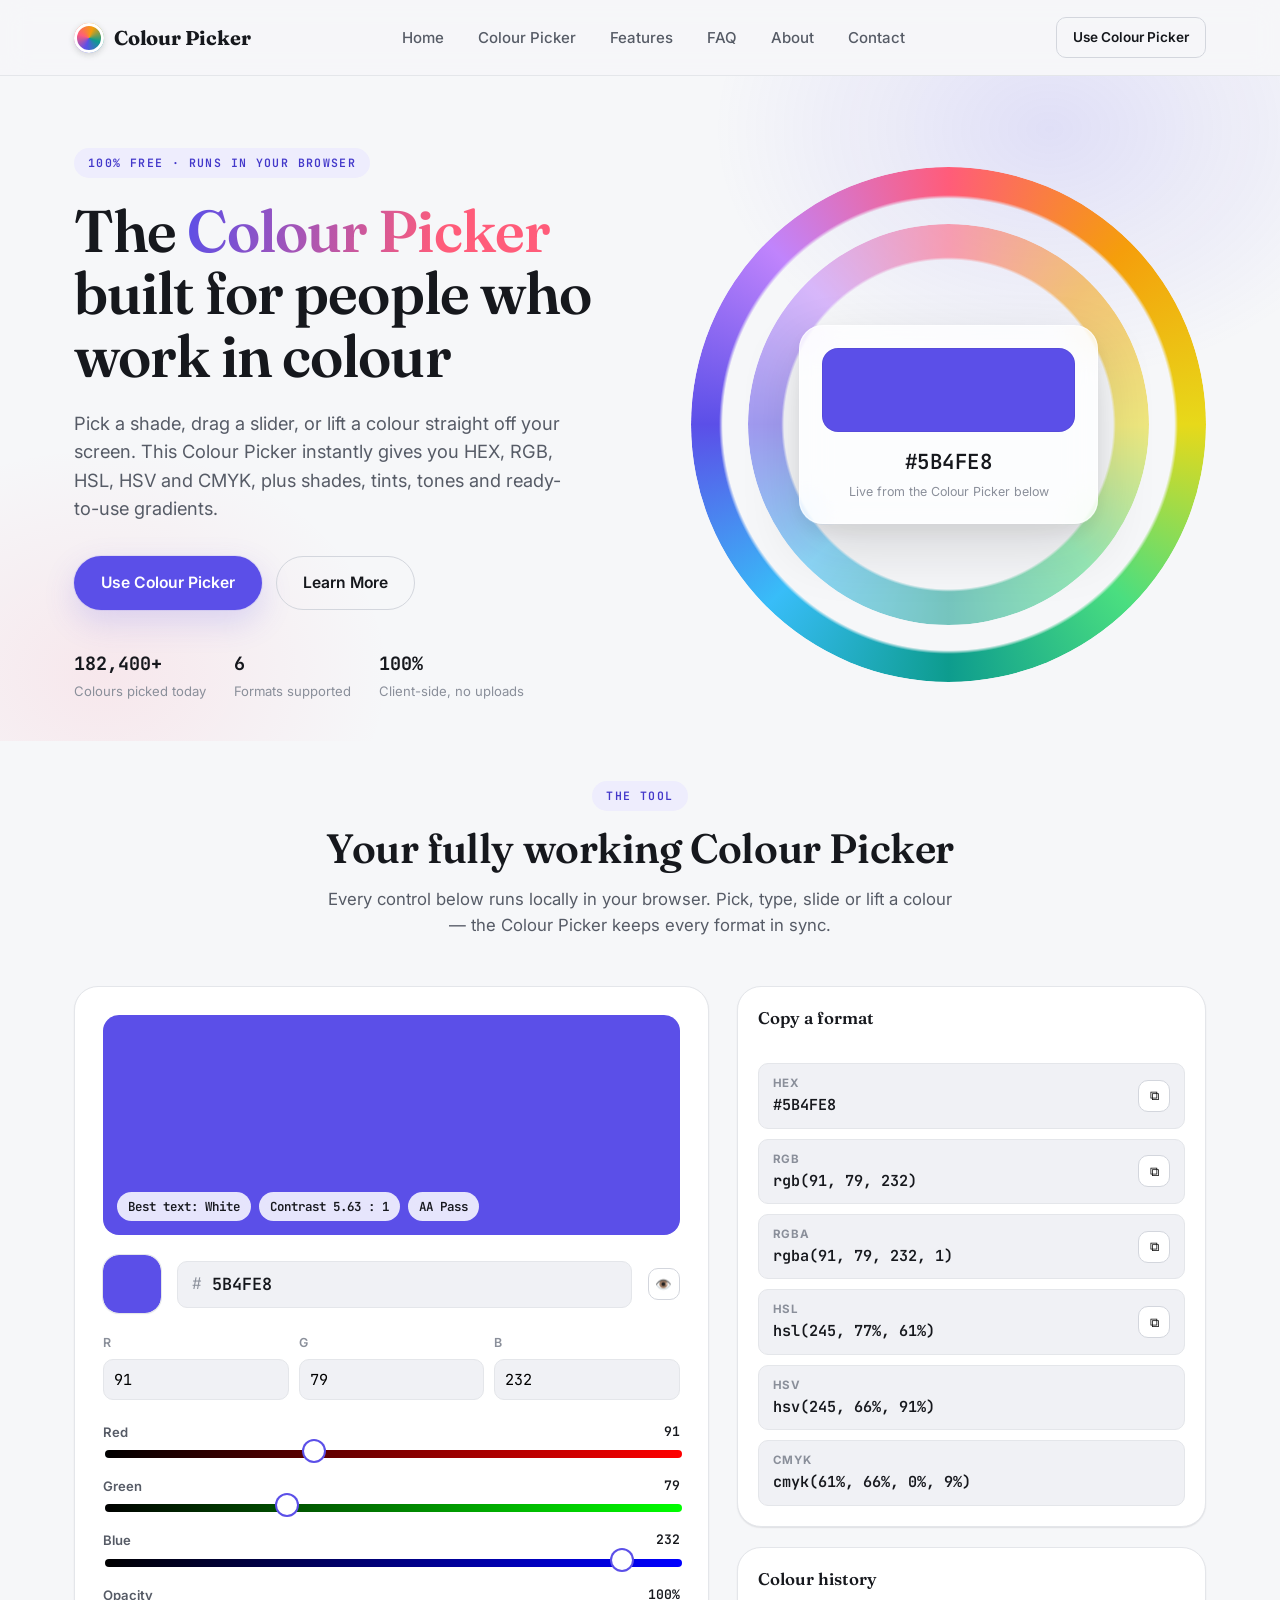
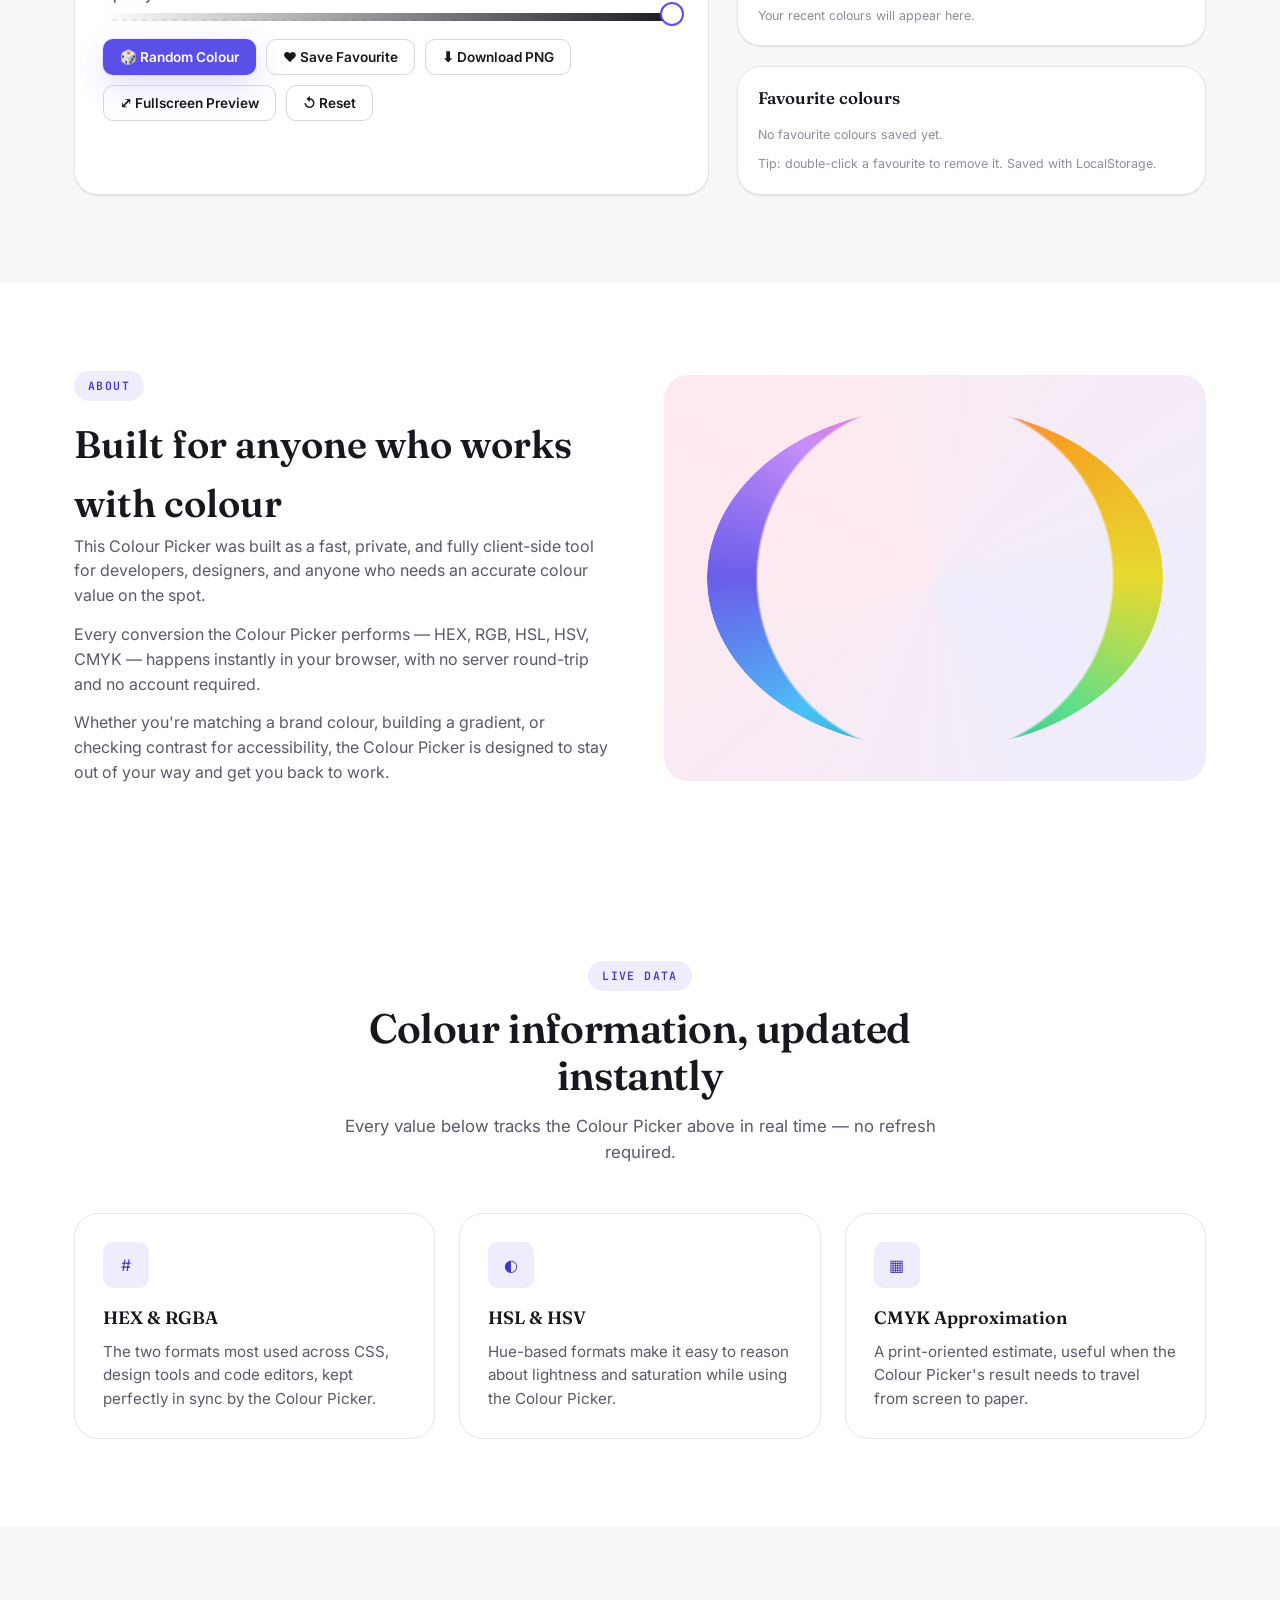
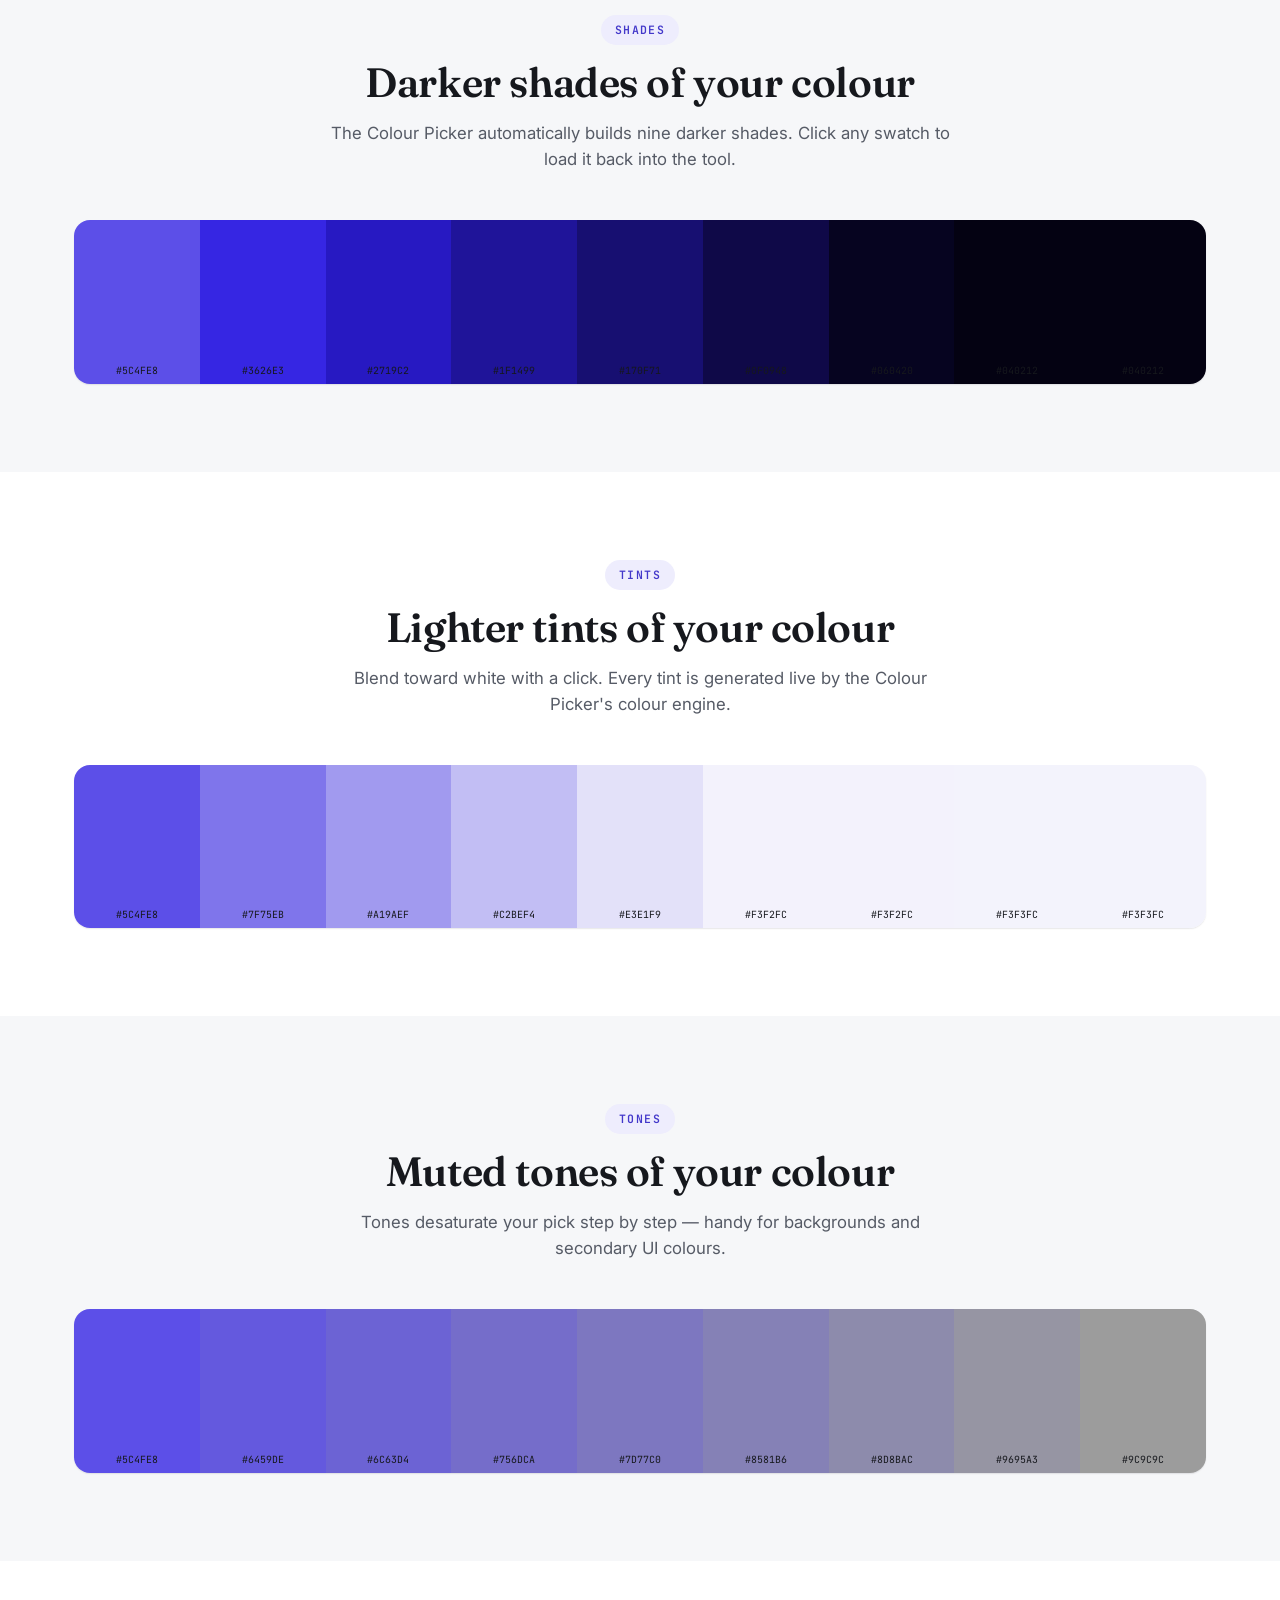
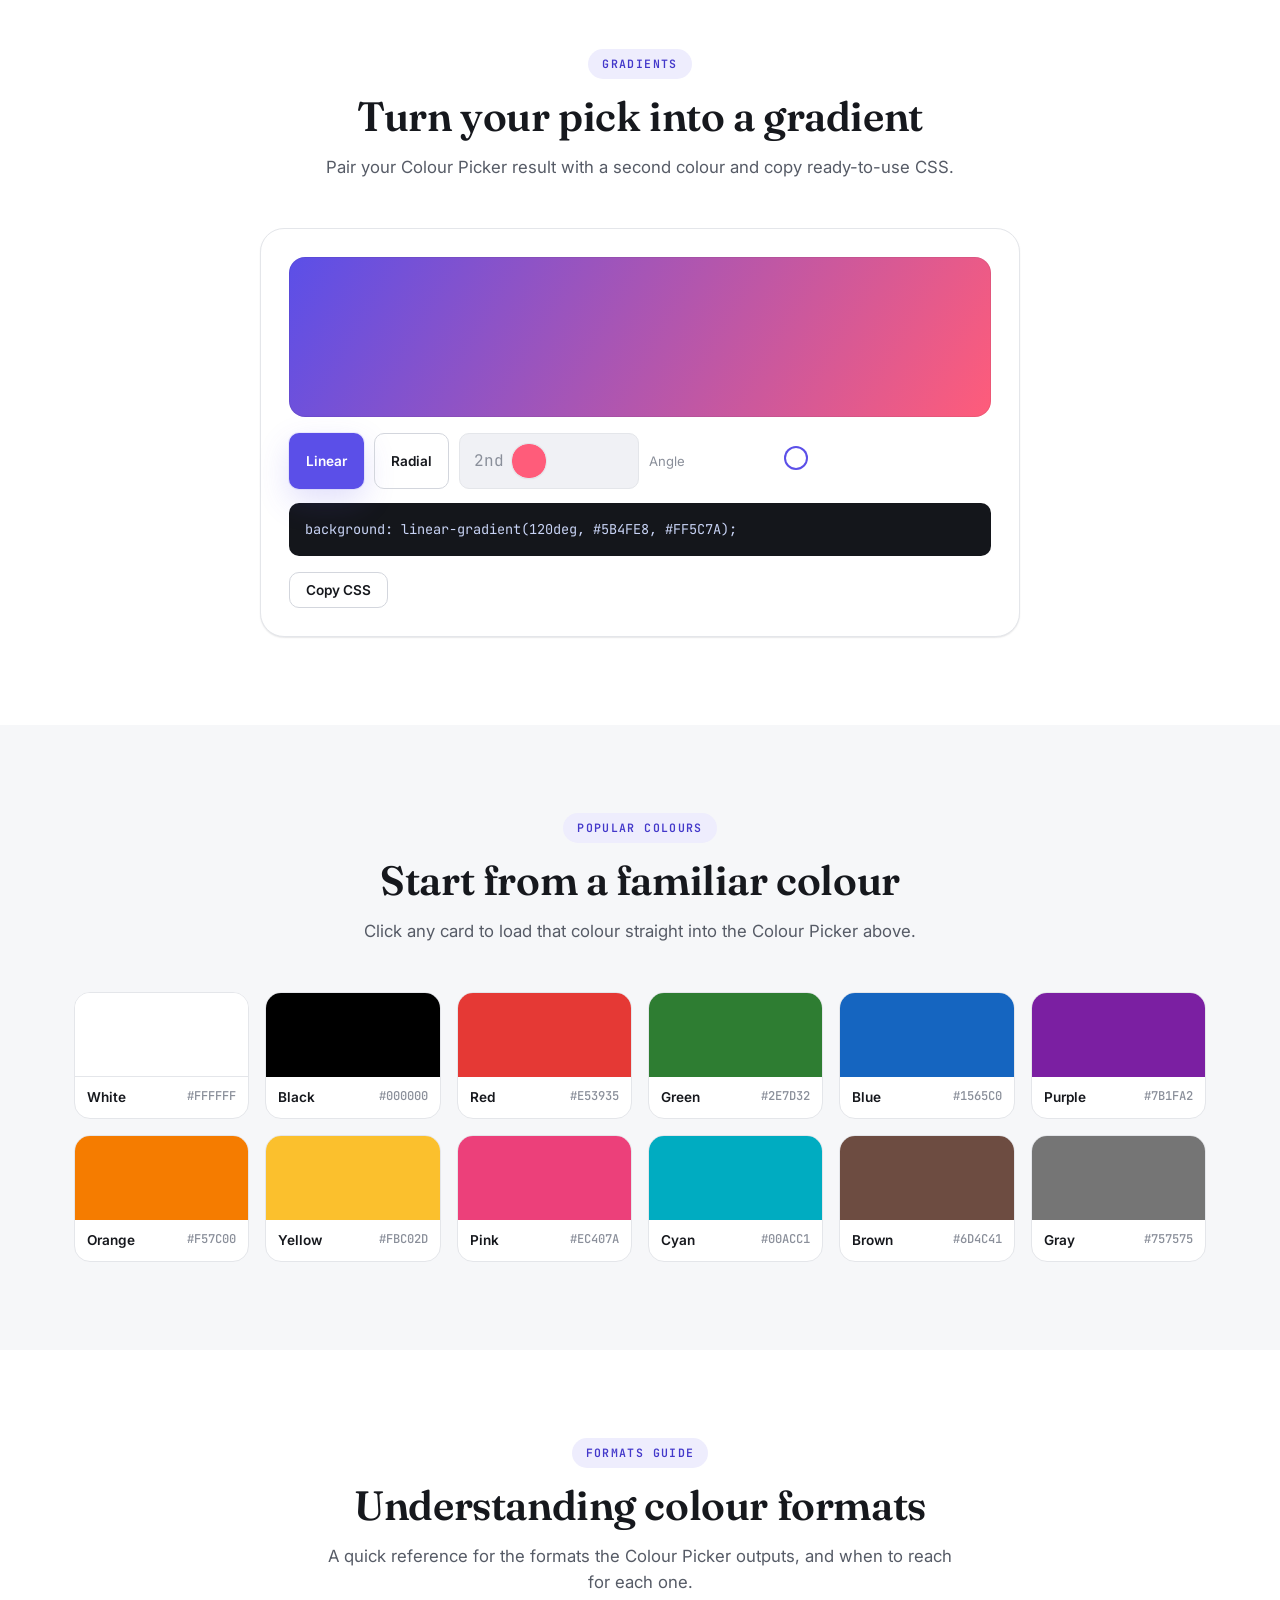
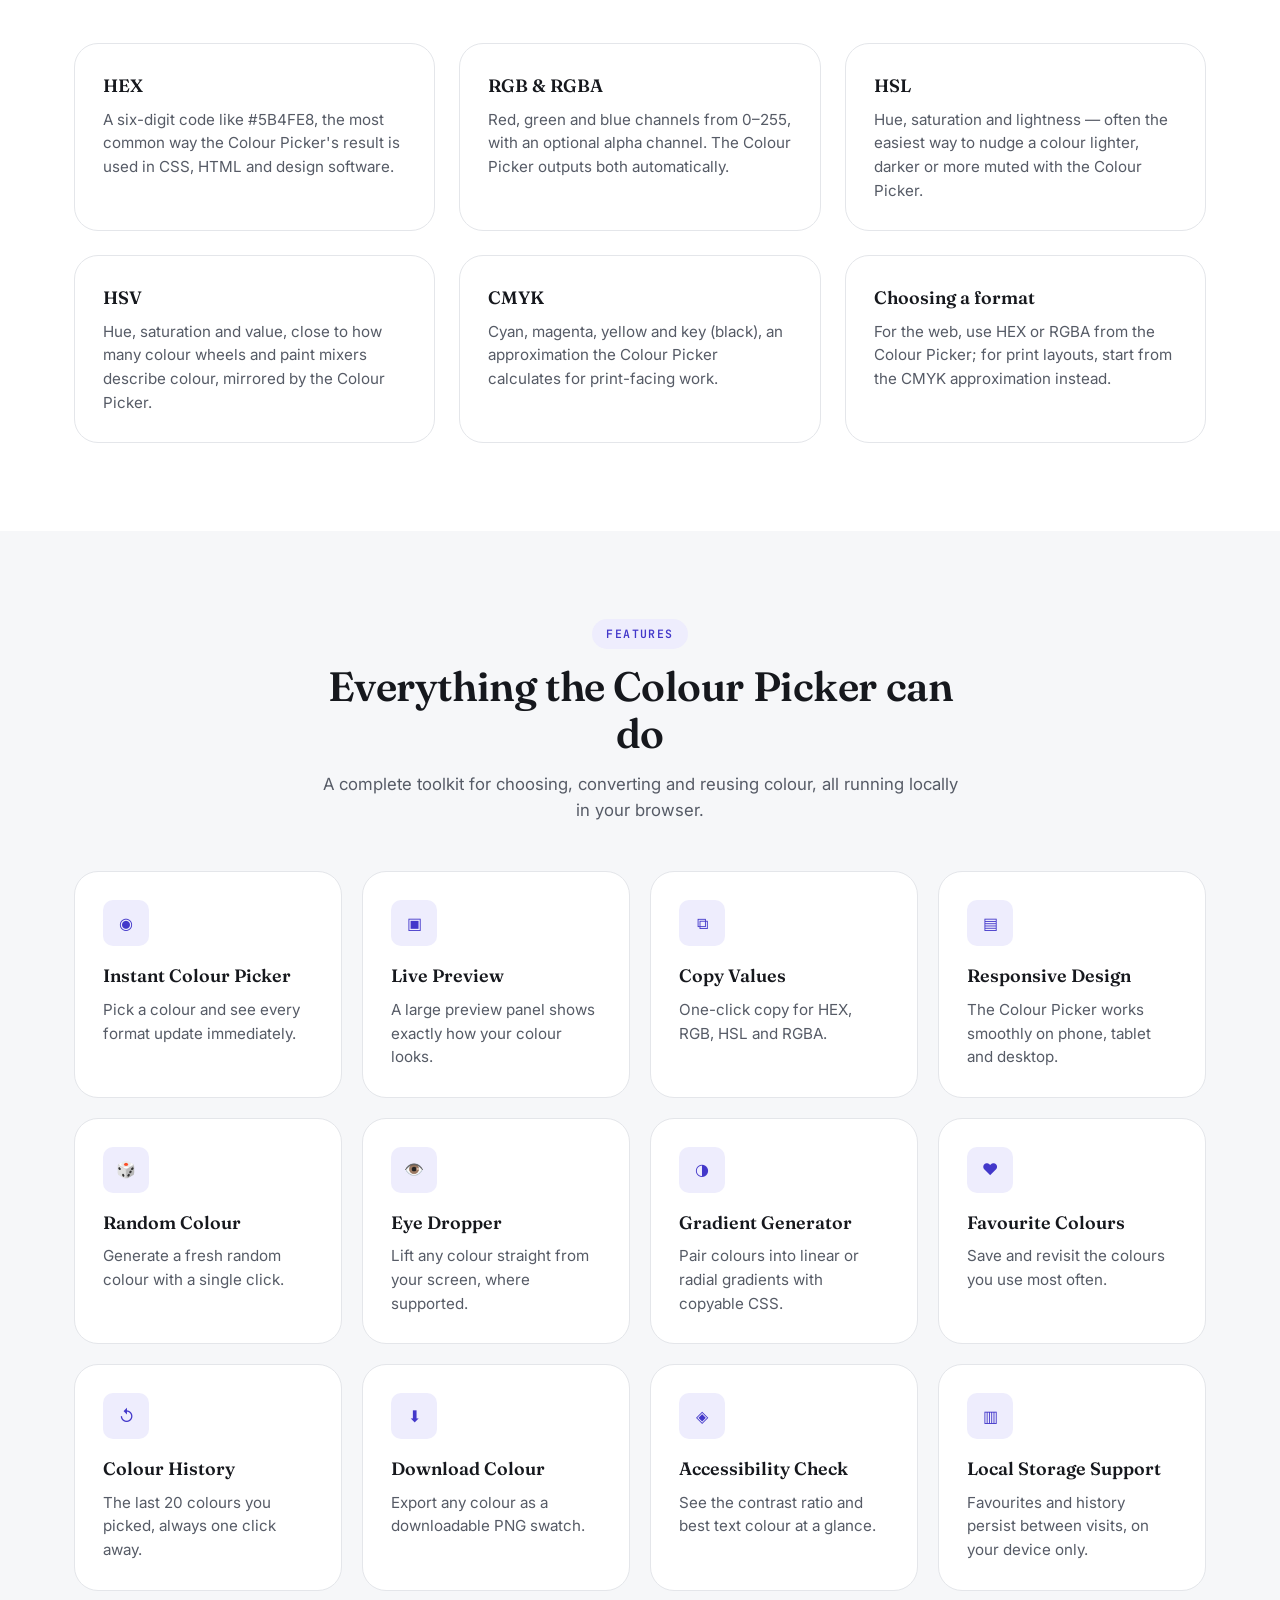
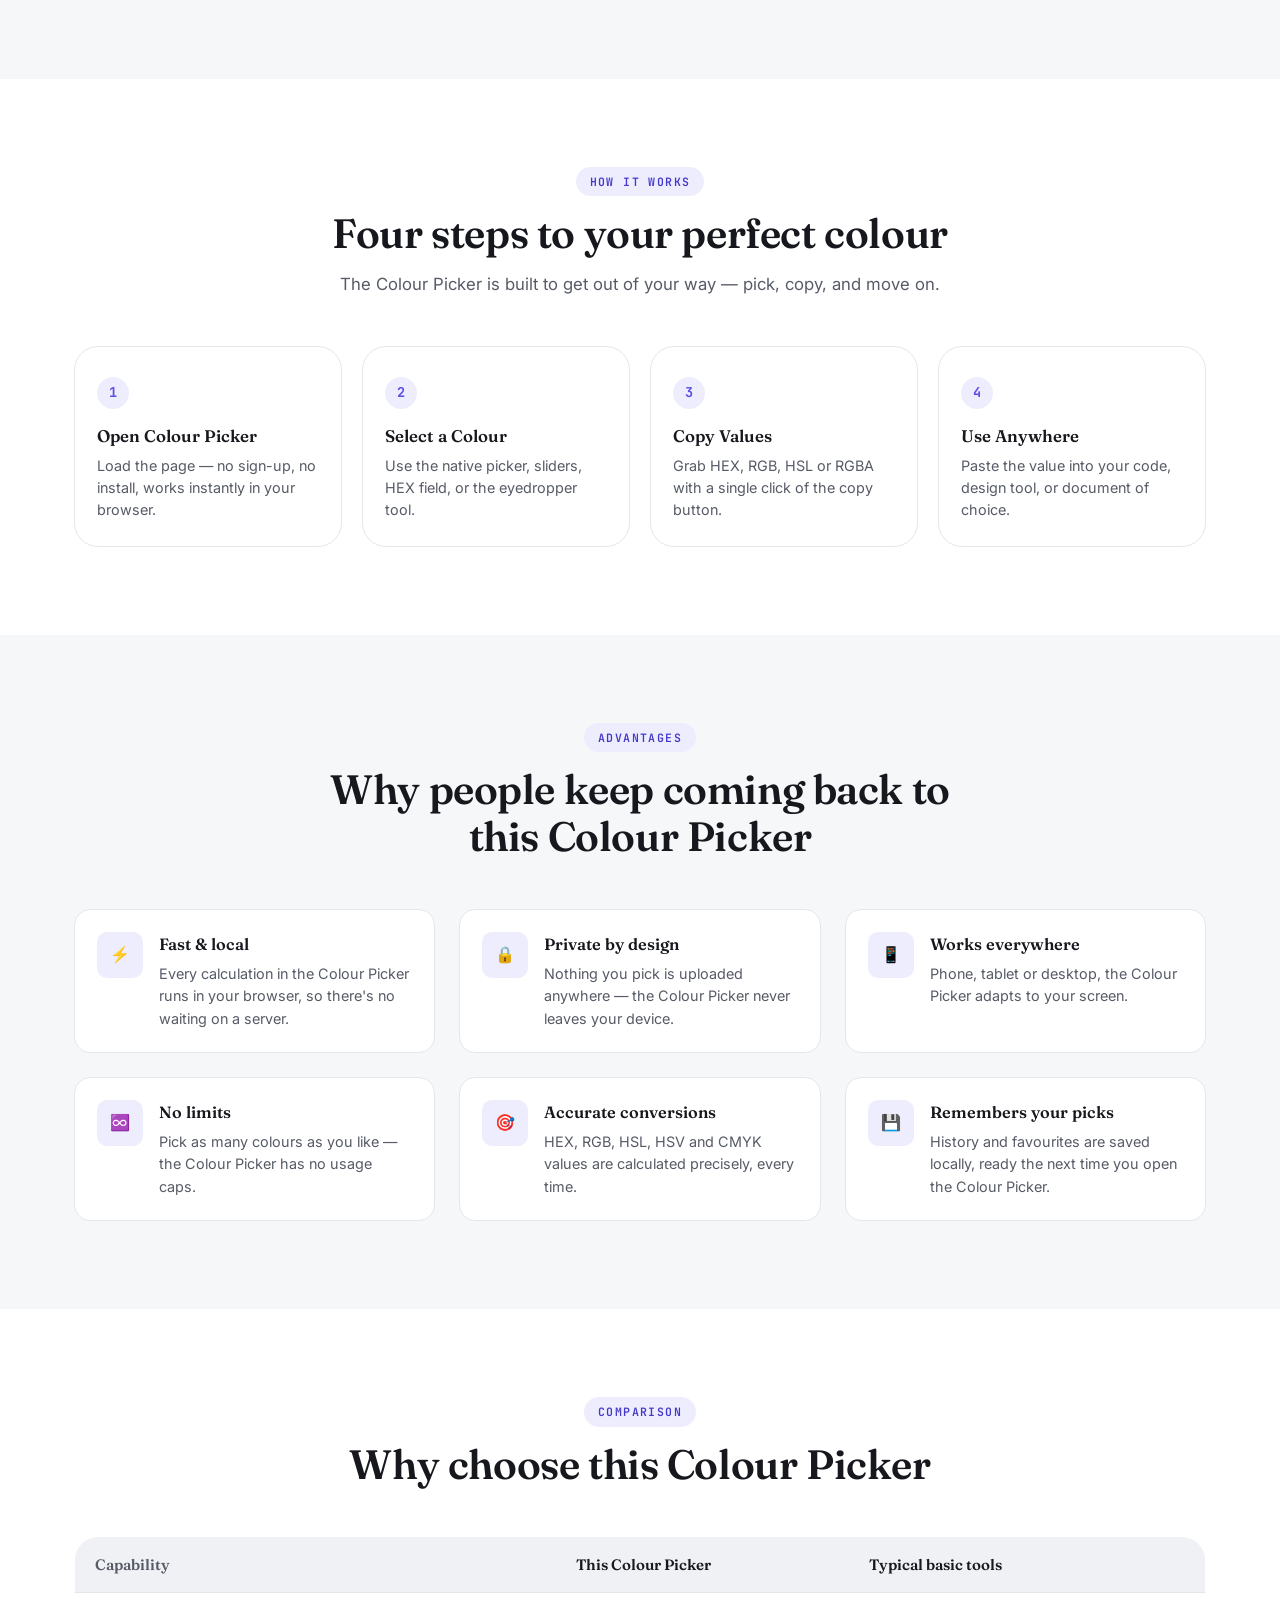
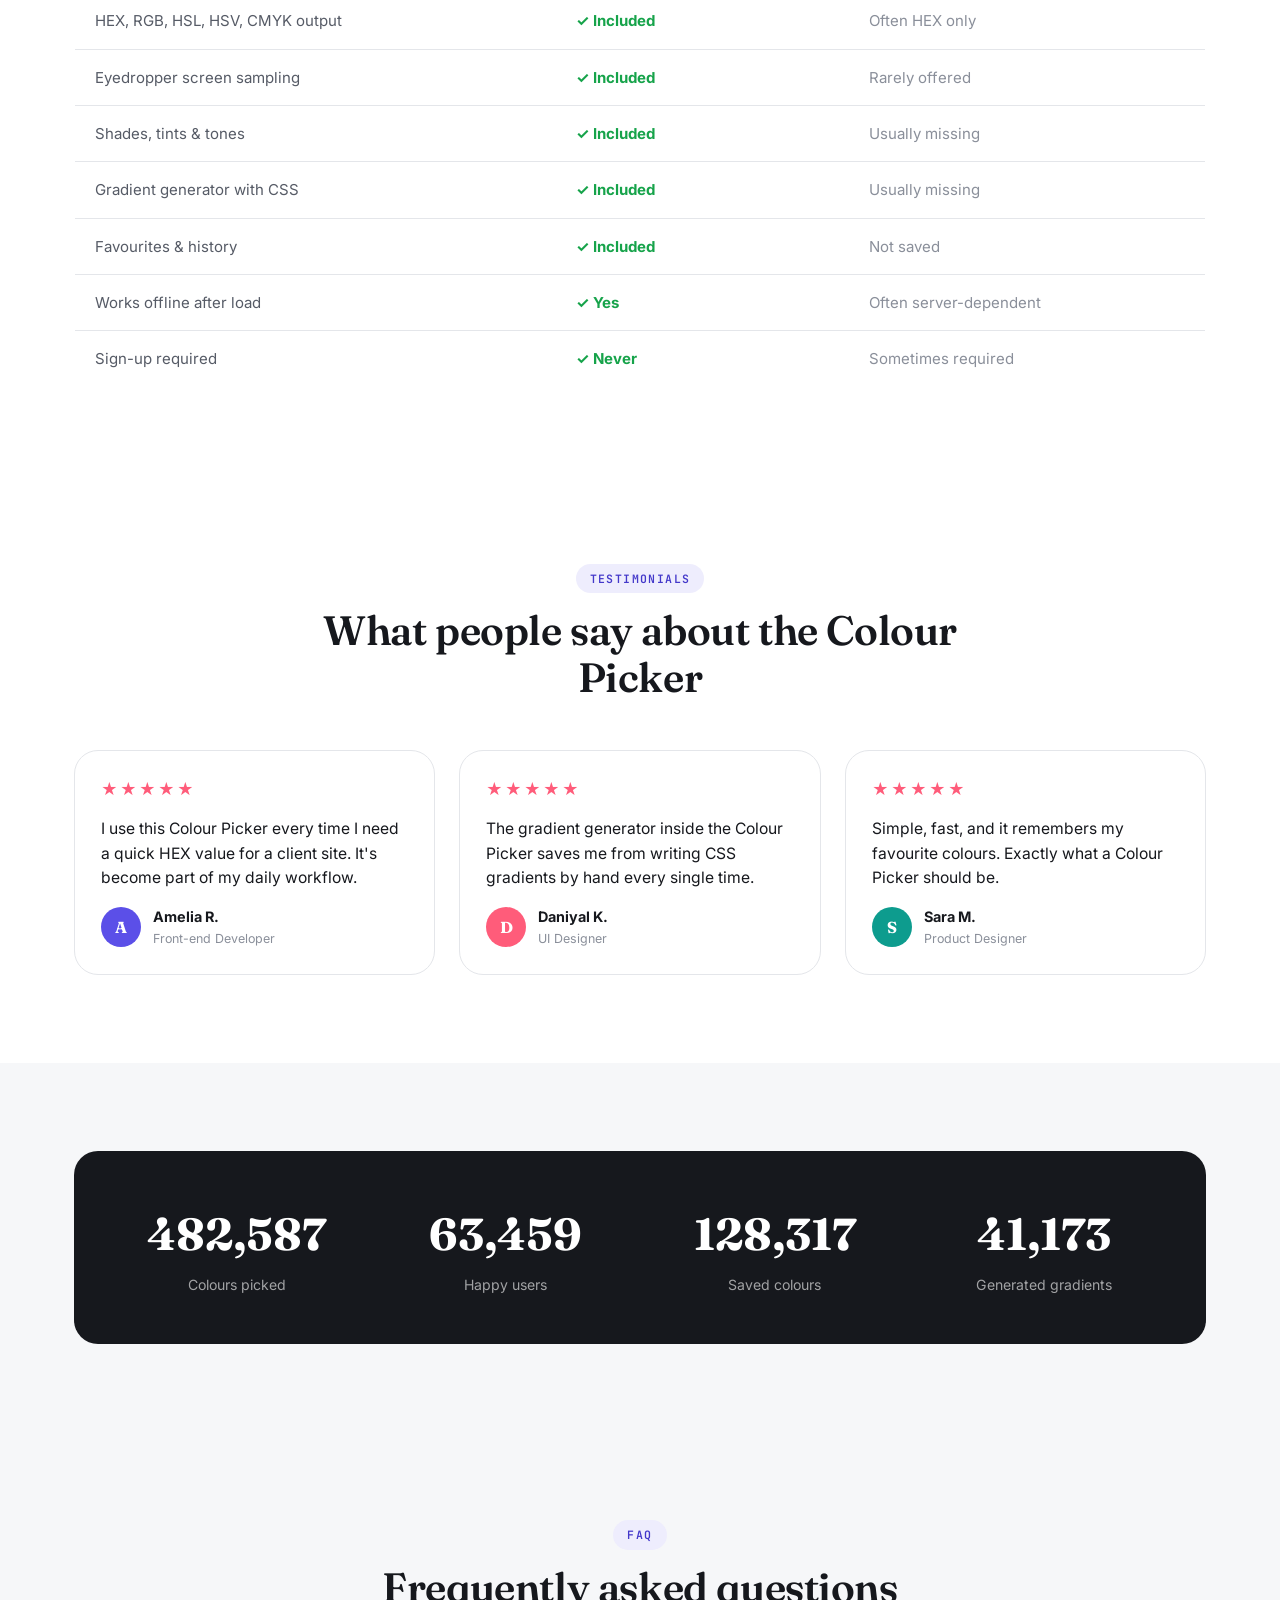
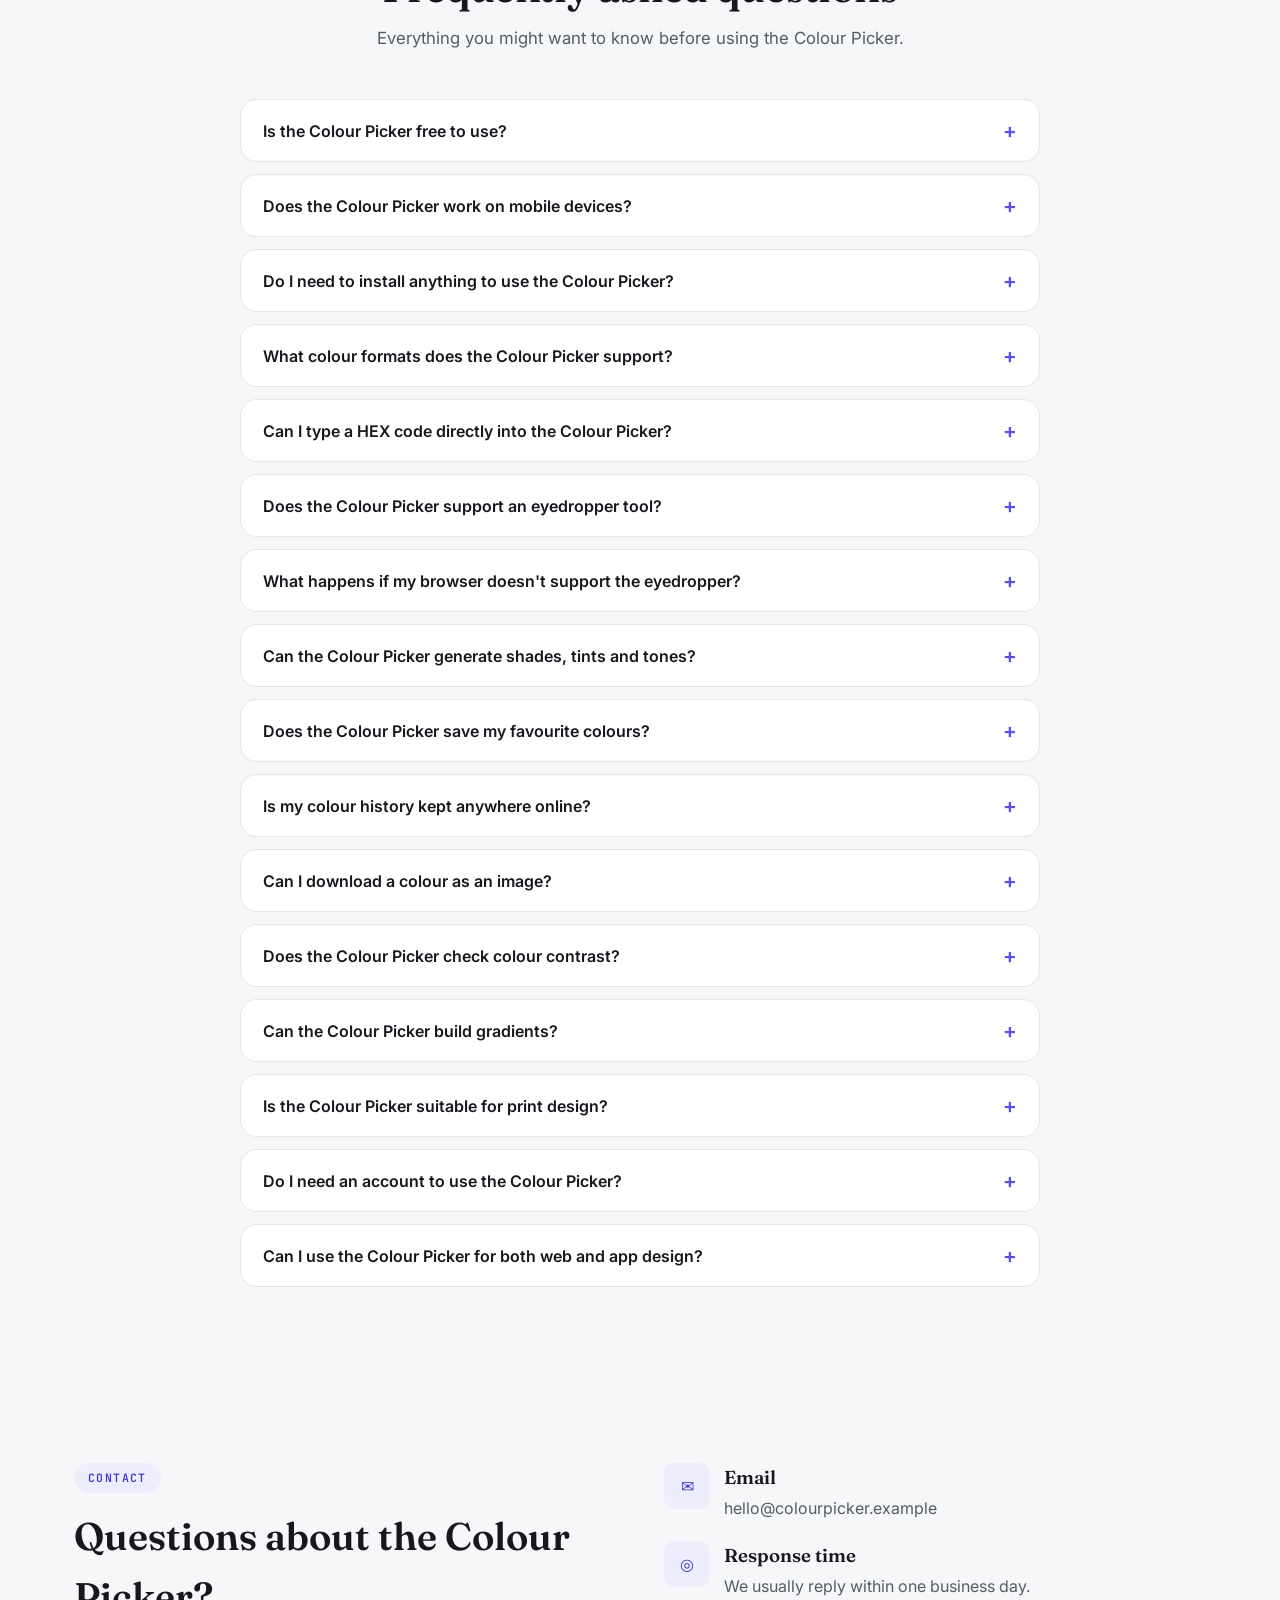
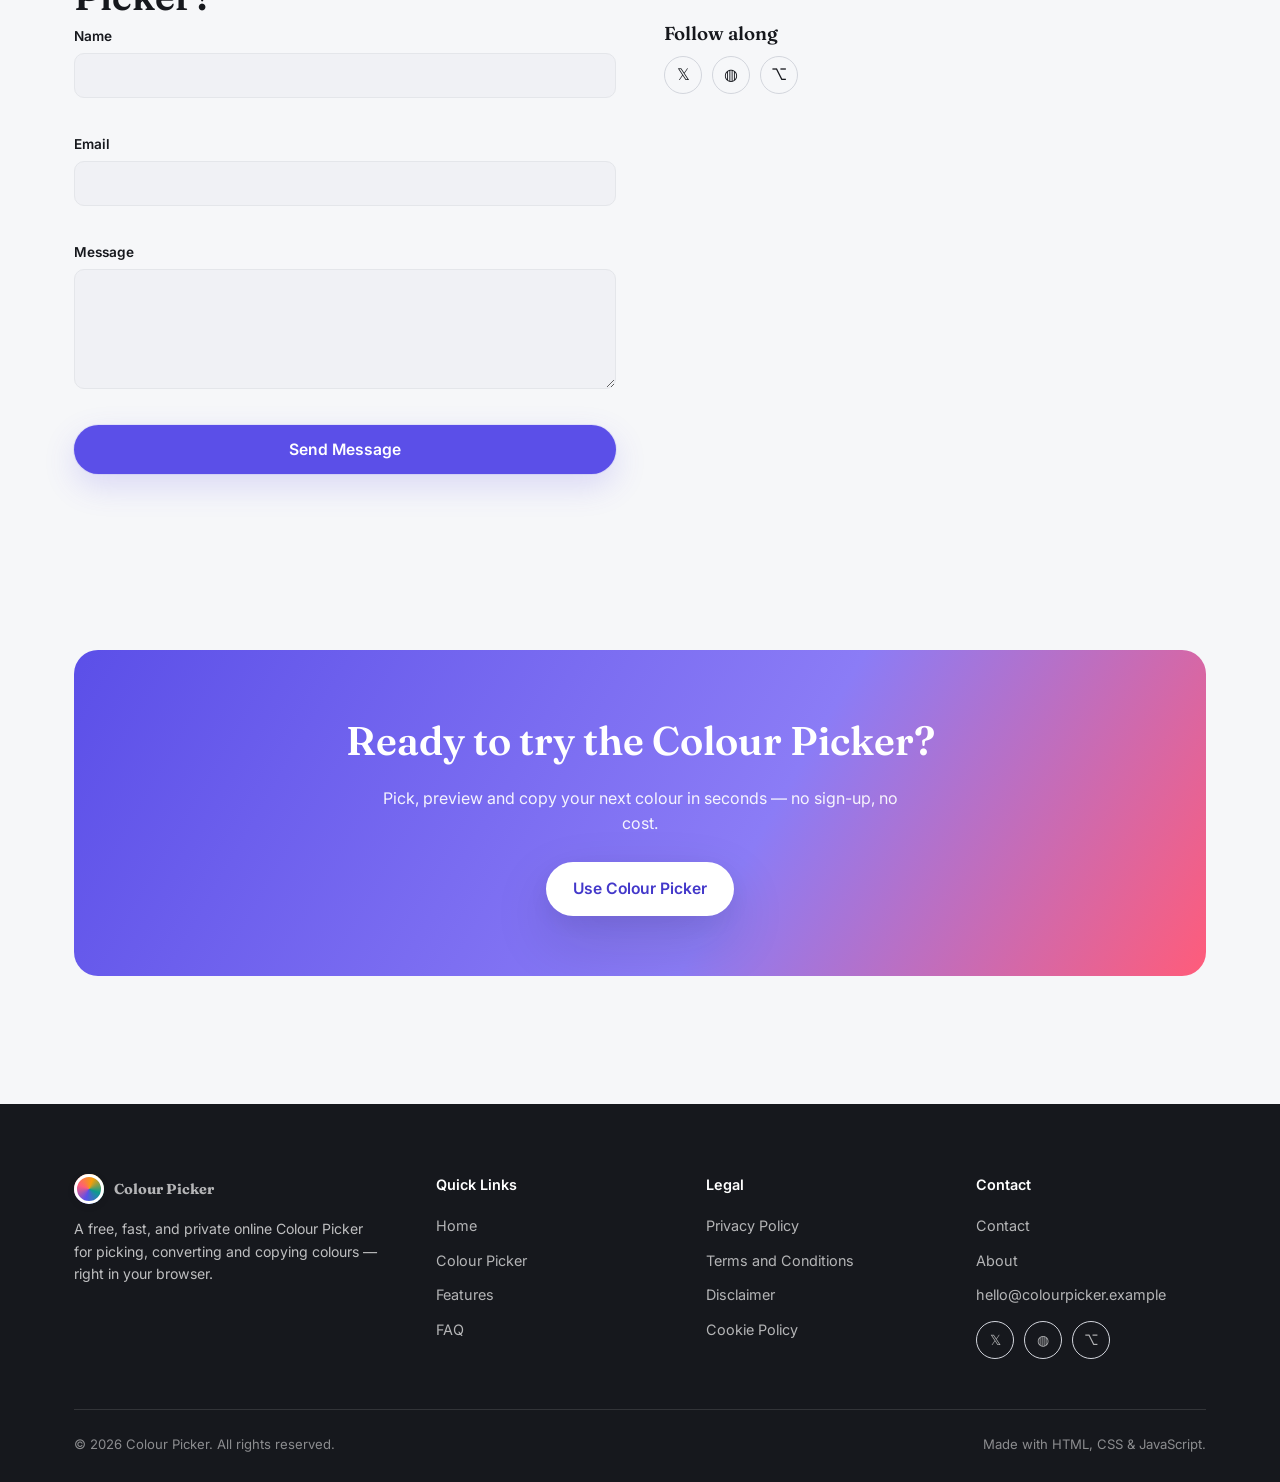
<file: index.html>
<!DOCTYPE html>
<html lang="en">
<head>
<meta charset="UTF-8">
<meta name="viewport" content="width=device-width, initial-scale=1.0">
<title>Colour Picker — Free Online HEX, RGB & HSL Colour Tool</title>
<meta name="description" content="Free online Colour Picker to pick, convert and copy colours in HEX, RGB, HSL, HSV and CMYK, with instant shades, tints and gradients.">
<meta name="keywords" content="Colour Picker, online Colour Picker, HEX Colour Picker, RGB Colour Picker, free Colour Picker tool">
<meta name="author" content="Colour Picker">
<meta name="publisher" content="Colour Picker">
<meta name="robots" content="index, follow">
<link rel="canonical" href="https://colourpicker.uk.com/">
<meta name="theme-color" content="#5B4FE8">

<meta property="og:type" content="website">
<meta property="og:title" content="Colour Picker — Free Online Colour Picker Tool">
<meta property="og:description" content="Pick, preview and convert colours instantly with the free online Colour Picker. HEX, RGB, HSL, HSV, CMYK, gradients, shades, tints and more.">
<meta property="og:url" content="https://colourpicker.uk.com/">
<meta property="og:image" content="assets/images/og-colour-picker.png">

<meta name="twitter:card" content="summary_large_image">
<meta name="twitter:title" content="Colour Picker — Free Online Colour Picker Tool">
<meta name="twitter:description" content="Pick, preview and convert colours instantly with the free online Colour Picker. HEX, RGB, HSL, HSV, CMYK, gradients and more.">
<meta name="twitter:image" content="assets/images/og-colour-picker.png">

<link rel="icon" href="assets/icons/favicon.svg" type="image/svg+xml">
<link rel="stylesheet" href="style.css?v=2">

<script type="application/ld+json">
{
  "@context": "https://schema.org",
  "@type": "WebApplication",
  "name": "Colour Picker",
  "applicationCategory": "DesignApplication",
  "operatingSystem": "Any",
  "description": "A free online Colour Picker for choosing, converting and copying colours in HEX, RGB, HSL, HSV and CMYK formats, with shades, tints, tones and gradient generation.",
  "offers": { "@type": "Offer", "price": "0", "priceCurrency": "USD" }
}
</script>
</head>
<body>

<div class="scroll-progress" id="scroll-progress"></div>

<header class="site-header">
  <div class="container header-inner">
    <a href="index.html" class="logo" aria-label="Colour Picker home">
      <span class="logo-mark" aria-hidden="true"></span>
      Colour Picker
    </a>
    <nav class="main-nav" id="main-nav" aria-label="Primary">
      <ul>
        <li><a href="#top">Home</a></li>
        <li><a href="#tool">Colour Picker</a></li>
        <li><a href="#features">Features</a></li>
        <li><a href="#faq">FAQ</a></li>
        <li><a href="#about">About</a></li>
        <li><a href="#contact">Contact</a></li>
      </ul>
    </nav>
    <div class="header-cta">
      <a href="#tool" class="btn btn-ghost btn-sm">Use Colour Picker</a>
      <button class="nav-toggle" id="nav-toggle" aria-label="Toggle menu" aria-expanded="false">
        <span></span>
      </button>
    </div>
  </div>
</header>

<main id="top">

  <!-- HERO -->
  <section class="hero">
    <div class="container hero-grid">
      <div class="hero-copy">
        <span class="eyebrow">100% Free · Runs In Your Browser</span>
        <h1>The <em>Colour Picker</em> built for people who work in colour</h1>
        <p>Pick a shade, drag a slider, or lift a colour straight off your screen. This Colour Picker instantly gives you HEX, RGB, HSL, HSV and CMYK, plus shades, tints, tones and ready-to-use gradients.</p>
        <div class="hero-actions">
          <a href="#tool" class="btn btn-primary">Use Colour Picker</a>
          <a href="#features" class="btn btn-ghost">Learn More</a>
        </div>
        <div class="hero-meta">
          <div><strong data-count-to="182400" data-suffix="+">0</strong><span>Colours picked today</span></div>
          <div><strong data-count-to="6" data-suffix="">0</strong><span>Formats supported</span></div>
          <div><strong data-count-to="100" data-suffix="%">0</strong><span>Client-side, no uploads</span></div>
        </div>
      </div>
      <div class="hero-visual" aria-hidden="true">
        <div class="ring"></div>
        <div class="ring ring-2"></div>
        <div class="hero-chip">
          <div class="hero-chip-swatch" id="hero-chip-swatch"></div>
          <code id="hero-chip-code">#5B4FE8</code>
          <span>Live from the Colour Picker below</span>
        </div>
      </div>
    </div>
  </section>
  <!-- MAIN TOOL -->
  <section class="section tool-section" id="tool">
    <div class="container">
      <div class="section-head">
        <span class="eyebrow">The Tool</span>
        <h2>Your fully working Colour Picker</h2>
        <p>Every control below runs locally in your browser. Pick, type, slide or lift a colour — the Colour Picker keeps every format in sync.</p>
      </div>

      <div class="tool-shell reveal">
        <div class="card tool-main">
          <div class="preview-panel">
            <div class="preview-fill" id="preview-fill"></div>
            <div class="preview-contrast">
              <span class="pill">Best text: <span id="contrast-text">White</span></span>
              <span class="pill">Contrast <span id="contrast-ratio">4.50 : 1</span></span>
              <span class="pill" id="contrast-badge">AA Pass</span>
            </div>
          </div>

          <div class="picker-row">
            <input type="color" id="native-color" value="#5B4FE8" aria-label="Native colour picker">
            <div class="hex-field">
              <span>#</span>
              <input type="text" id="hex-input" maxlength="6" value="5B4FE8" aria-label="Editable HEX field">
            </div>
            <button class="icon-btn" id="eyedropper-btn" title="Pick colour from screen" aria-label="Pick colour from screen">👁️</button>
          </div>

          <div class="rgb-fields">
            <label>R <input type="number" min="0" max="255" id="rgb-r" value="91"></label>
            <label>G <input type="number" min="0" max="255" id="rgb-g" value="79"></label>
            <label>B <input type="number" min="0" max="255" id="rgb-b" value="232"></label>
          </div>

          <div class="slider-group">
            <div class="slider-row">
              <div class="slider-label"><span>Red</span><span id="slider-r-val">91</span></div>
              <input type="range" id="slider-r" min="0" max="255" value="91" aria-label="Red slider">
            </div>
            <div class="slider-row">
              <div class="slider-label"><span>Green</span><span id="slider-g-val">79</span></div>
              <input type="range" id="slider-g" min="0" max="255" value="79" aria-label="Green slider">
            </div>
            <div class="slider-row">
              <div class="slider-label"><span>Blue</span><span id="slider-b-val">232</span></div>
              <input type="range" id="slider-b" min="0" max="255" value="232" aria-label="Blue slider">
            </div>
            <div class="slider-row">
              <div class="slider-label"><span>Opacity</span><span id="slider-a-val">100%</span></div>
              <input type="range" id="slider-a" min="0" max="100" value="100" aria-label="Opacity slider">
            </div>
          </div>

          <div class="action-row">
            <button class="btn btn-primary btn-sm" id="random-btn">🎲 Random Colour</button>
            <button class="btn btn-ghost btn-sm" id="add-favorite-btn">♥ Save Favourite</button>
            <button class="btn btn-ghost btn-sm" id="download-btn">⬇ Download PNG</button>
            <button class="btn btn-ghost btn-sm" id="fullscreen-btn">⤢ Fullscreen Preview</button>
            <button class="btn btn-ghost btn-sm" id="reset-btn">↺ Reset</button>
          </div>
        </div>

        <div class="tool-side">
          <div class="card side-block">
            <h3>Copy a format</h3>
            <div class="side-block-body format-list">
              <div class="format-row">
                <div><div class="label">Hex</div><div class="value" id="out-hex">#5B4FE8</div></div>
                <div class="value-wrap"><button class="icon-btn" data-copy="#out-hex" data-label="HEX" aria-label="Copy HEX">⧉</button></div>
              </div>
              <div class="format-row">
                <div><div class="label">RGB</div><div class="value" id="out-rgb">rgb(91, 79, 232)</div></div>
                <div class="value-wrap"><button class="icon-btn" data-copy="#out-rgb" data-label="RGB" aria-label="Copy RGB">⧉</button></div>
              </div>
              <div class="format-row">
                <div><div class="label">RGBA</div><div class="value" id="out-rgba">rgba(91, 79, 232, 1)</div></div>
                <div class="value-wrap"><button class="icon-btn" data-copy="#out-rgba" data-label="RGBA" aria-label="Copy RGBA">⧉</button></div>
              </div>
              <div class="format-row">
                <div><div class="label">HSL</div><div class="value" id="out-hsl">hsl(247, 78%, 61%)</div></div>
                <div class="value-wrap"><button class="icon-btn" data-copy="#out-hsl" data-label="HSL" aria-label="Copy HSL">⧉</button></div>
              </div>
              <div class="format-row">
                <div><div class="label">HSV</div><div class="value" id="out-hsv">hsv(247, 66%, 91%)</div></div>
              </div>
              <div class="format-row">
                <div><div class="label">CMYK</div><div class="value" id="out-cmyk">cmyk(61%, 66%, 0%, 9%)</div></div>
              </div>
            </div>
          </div>

          <div class="card side-block">
            <div class="fav-row" style="padding:18px 20px 0;">
              <h3 style="padding:0;">Colour history</h3>
            </div>
            <div class="side-block-body">
              <div class="swatch-grid" id="history-grid"></div>
            </div>
          </div>

          <div class="card side-block">
            <div class="fav-row" style="padding:18px 20px 0;">
              <h3 style="padding:0;">Favourite colours</h3>
            </div>
            <div class="side-block-body">
              <div class="swatch-grid" id="favorites-grid"></div>
              <p style="font-size:0.78rem;color:var(--ink-faint);margin-top:10px;">Tip: double-click a favourite to remove it. Saved with LocalStorage.</p>
            </div>
          </div>
        </div>
      </div>
    </div>
  </section>
  <!-- ABOUT -->
  <section class="section section-alt" id="about">
    <div class="container about-grid">
      <div class="about-copy reveal">
        <span class="eyebrow">About</span>
        <h2 style="font-family:var(--font-display);font-size:clamp(1.8rem,3vw,2.4rem);font-weight:600;margin-top:14px;">Built for anyone who works with colour</h2>
        <p>This Colour Picker was built as a fast, private, and fully client-side tool for developers, designers, and anyone who needs an accurate colour value on the spot.</p>
        <p>Every conversion the Colour Picker performs — HEX, RGB, HSL, HSV, CMYK — happens instantly in your browser, with no server round-trip and no account required.</p>
        <p>Whether you're matching a brand colour, building a gradient, or checking contrast for accessibility, the Colour Picker is designed to stay out of your way and get you back to work.</p>
      </div>
      <div class="about-visual reveal" aria-hidden="true">
        <div class="ring"></div>
      </div>
    </div>
  </section>
  <!-- COLOUR INFORMATION -->
  <section class="section section-alt">
    <div class="container">
      <div class="section-head reveal">
        <span class="eyebrow">Live Data</span>
        <h2>Colour information, updated instantly</h2>
        <p>Every value below tracks the Colour Picker above in real time — no refresh required.</p>
      </div>
      <div class="grid-3 reveal">
        <div class="feature-card">
          <div class="feature-icon">#</div>
          <h3>HEX &amp; RGBA</h3>
          <p>The two formats most used across CSS, design tools and code editors, kept perfectly in sync by the Colour Picker.</p>
        </div>
        <div class="feature-card">
          <div class="feature-icon">◐</div>
          <h3>HSL &amp; HSV</h3>
          <p>Hue-based formats make it easy to reason about lightness and saturation while using the Colour Picker.</p>
        </div>
        <div class="feature-card">
          <div class="feature-icon">▦</div>
          <h3>CMYK Approximation</h3>
          <p>A print-oriented estimate, useful when the Colour Picker's result needs to travel from screen to paper.</p>
        </div>
      </div>
    </div>
  </section>
  <!-- SHADES -->
  <section class="section">
    <div class="container">
      <div class="section-head reveal">
        <span class="eyebrow">Shades</span>
        <h2>Darker shades of your colour</h2>
        <p>The Colour Picker automatically builds nine darker shades. Click any swatch to load it back into the tool.</p>
      </div>
      <div class="scale-strip reveal" id="shades-strip"></div>
    </div>
  </section>
  <!-- TINTS -->
  <section class="section section-alt">
    <div class="container">
      <div class="section-head reveal">
        <span class="eyebrow">Tints</span>
        <h2>Lighter tints of your colour</h2>
        <p>Blend toward white with a click. Every tint is generated live by the Colour Picker's colour engine.</p>
      </div>
      <div class="scale-strip reveal" id="tints-strip"></div>
    </div>
  </section>
  <!-- TONES -->
  <section class="section">
    <div class="container">
      <div class="section-head reveal">
        <span class="eyebrow">Tones</span>
        <h2>Muted tones of your colour</h2>
        <p>Tones desaturate your pick step by step — handy for backgrounds and secondary UI colours.</p>
      </div>
      <div class="scale-strip reveal" id="tones-strip"></div>
    </div>
  </section>
  <!-- GRADIENT -->
  <section class="section section-alt">
    <div class="container">
      <div class="section-head reveal">
        <span class="eyebrow">Gradients</span>
        <h2>Turn your pick into a gradient</h2>
        <p>Pair your Colour Picker result with a second colour and copy ready-to-use CSS.</p>
      </div>
      <div class="card tool-main reveal" style="max-width:760px;margin:0 auto;">
        <div class="gradient-preview" id="gradient-preview"></div>
        <div class="gradient-controls">
          <button class="btn btn-primary btn-sm" data-gradient-type="linear">Linear</button>
          <button class="btn btn-ghost btn-sm" data-gradient-type="radial">Radial</button>
          <label class="hex-field" style="flex:0 0 auto;">
            <span>2nd</span>
            <input type="color" id="gradient-second" value="#FF5C7A" style="width:34px;height:34px;">
          </label>
          <label style="display:flex;align-items:center;gap:8px;flex:1;min-width:160px;">
            <span style="font-size:0.82rem;color:var(--ink-faint);">Angle</span>
            <input type="range" id="gradient-angle" min="0" max="360" value="120">
          </label>
        </div>
        <div class="code-box" id="gradient-code">background: linear-gradient(120deg, #5B4FE8, #FF5C7A);</div>
        <div class="action-row">
          <button class="btn btn-ghost btn-sm" data-copy="#gradient-code" data-label="Gradient CSS">Copy CSS</button>
        </div>
      </div>
    </div>
  </section>
  <!-- POPULAR COLOURS -->
  <section class="section">
    <div class="container">
      <div class="section-head reveal">
        <span class="eyebrow">Popular Colours</span>
        <h2>Start from a familiar colour</h2>
        <p>Click any card to load that colour straight into the Colour Picker above.</p>
      </div>
      <div class="popular-grid reveal">
        <div class="popular-card" data-popular-hex="#FFFFFF"><div class="popular-swatch" style="background:#FFFFFF;border-bottom:1px solid var(--border);"></div><div class="popular-label">White <span>#FFFFFF</span></div></div>
        <div class="popular-card" data-popular-hex="#000000"><div class="popular-swatch" style="background:#000000;"></div><div class="popular-label">Black <span>#000000</span></div></div>
        <div class="popular-card" data-popular-hex="#E53935"><div class="popular-swatch" style="background:#E53935;"></div><div class="popular-label">Red <span>#E53935</span></div></div>
        <div class="popular-card" data-popular-hex="#2E7D32"><div class="popular-swatch" style="background:#2E7D32;"></div><div class="popular-label">Green <span>#2E7D32</span></div></div>
        <div class="popular-card" data-popular-hex="#1565C0"><div class="popular-swatch" style="background:#1565C0;"></div><div class="popular-label">Blue <span>#1565C0</span></div></div>
        <div class="popular-card" data-popular-hex="#7B1FA2"><div class="popular-swatch" style="background:#7B1FA2;"></div><div class="popular-label">Purple <span>#7B1FA2</span></div></div>
        <div class="popular-card" data-popular-hex="#F57C00"><div class="popular-swatch" style="background:#F57C00;"></div><div class="popular-label">Orange <span>#F57C00</span></div></div>
        <div class="popular-card" data-popular-hex="#FBC02D"><div class="popular-swatch" style="background:#FBC02D;"></div><div class="popular-label">Yellow <span>#FBC02D</span></div></div>
        <div class="popular-card" data-popular-hex="#EC407A"><div class="popular-swatch" style="background:#EC407A;"></div><div class="popular-label">Pink <span>#EC407A</span></div></div>
        <div class="popular-card" data-popular-hex="#00ACC1"><div class="popular-swatch" style="background:#00ACC1;"></div><div class="popular-label">Cyan <span>#00ACC1</span></div></div>
        <div class="popular-card" data-popular-hex="#6D4C41"><div class="popular-swatch" style="background:#6D4C41;"></div><div class="popular-label">Brown <span>#6D4C41</span></div></div>
        <div class="popular-card" data-popular-hex="#757575"><div class="popular-swatch" style="background:#757575;"></div><div class="popular-label">Gray <span>#757575</span></div></div>
      </div>
    </div>
  </section>
  <!-- COLOUR FORMATS GUIDE -->
  <section class="section section-alt">
    <div class="container">
      <div class="section-head reveal">
        <span class="eyebrow">Formats Guide</span>
        <h2>Understanding colour formats</h2>
        <p>A quick reference for the formats the Colour Picker outputs, and when to reach for each one.</p>
      </div>
      <div class="grid-3 reveal">
        <div class="feature-card">
          <h3>HEX</h3>
          <p>A six-digit code like #5B4FE8, the most common way the Colour Picker's result is used in CSS, HTML and design software.</p>
        </div>
        <div class="feature-card">
          <h3>RGB &amp; RGBA</h3>
          <p>Red, green and blue channels from 0–255, with an optional alpha channel. The Colour Picker outputs both automatically.</p>
        </div>
        <div class="feature-card">
          <h3>HSL</h3>
          <p>Hue, saturation and lightness — often the easiest way to nudge a colour lighter, darker or more muted with the Colour Picker.</p>
        </div>
        <div class="feature-card">
          <h3>HSV</h3>
          <p>Hue, saturation and value, close to how many colour wheels and paint mixers describe colour, mirrored by the Colour Picker.</p>
        </div>
        <div class="feature-card">
          <h3>CMYK</h3>
          <p>Cyan, magenta, yellow and key (black), an approximation the Colour Picker calculates for print-facing work.</p>
        </div>
        <div class="feature-card">
          <h3>Choosing a format</h3>
          <p>For the web, use HEX or RGBA from the Colour Picker; for print layouts, start from the CMYK approximation instead.</p>
        </div>
      </div>
    </div>
  </section>
  <!-- FEATURES -->
  <section class="section" id="features">
    <div class="container">
      <div class="section-head reveal">
        <span class="eyebrow">Features</span>
        <h2>Everything the Colour Picker can do</h2>
        <p>A complete toolkit for choosing, converting and reusing colour, all running locally in your browser.</p>
      </div>
      <div class="grid-4 reveal">
        <div class="feature-card"><div class="feature-icon">◉</div><h3>Instant Colour Picker</h3><p>Pick a colour and see every format update immediately.</p></div>
        <div class="feature-card"><div class="feature-icon">▣</div><h3>Live Preview</h3><p>A large preview panel shows exactly how your colour looks.</p></div>
        <div class="feature-card"><div class="feature-icon">⧉</div><h3>Copy Values</h3><p>One-click copy for HEX, RGB, HSL and RGBA.</p></div>
        <div class="feature-card"><div class="feature-icon">▤</div><h3>Responsive Design</h3><p>The Colour Picker works smoothly on phone, tablet and desktop.</p></div>
        <div class="feature-card"><div class="feature-icon">🎲</div><h3>Random Colour</h3><p>Generate a fresh random colour with a single click.</p></div>
        <div class="feature-card"><div class="feature-icon">👁️</div><h3>Eye Dropper</h3><p>Lift any colour straight from your screen, where supported.</p></div>
        <div class="feature-card"><div class="feature-icon">◑</div><h3>Gradient Generator</h3><p>Pair colours into linear or radial gradients with copyable CSS.</p></div>
        <div class="feature-card"><div class="feature-icon">♥</div><h3>Favourite Colours</h3><p>Save and revisit the colours you use most often.</p></div>
        <div class="feature-card"><div class="feature-icon">↺</div><h3>Colour History</h3><p>The last 20 colours you picked, always one click away.</p></div>
        <div class="feature-card"><div class="feature-icon">⬇</div><h3>Download Colour</h3><p>Export any colour as a downloadable PNG swatch.</p></div>
        <div class="feature-card"><div class="feature-icon">◈</div><h3>Accessibility Check</h3><p>See the contrast ratio and best text colour at a glance.</p></div>
        <div class="feature-card"><div class="feature-icon">▥</div><h3>Local Storage Support</h3><p>Favourites and history persist between visits, on your device only.</p></div>
      </div>
    </div>
  </section>
  <!-- HOW IT WORKS -->
  <section class="section section-alt">
    <div class="container">
      <div class="section-head reveal">
        <span class="eyebrow">How It Works</span>
        <h2>Four steps to your perfect colour</h2>
        <p>The Colour Picker is built to get out of your way — pick, copy, and move on.</p>
      </div>
      <div class="steps-row reveal">
        <div class="step-card"><div class="step-num">1</div><h3>Open Colour Picker</h3><p>Load the page — no sign-up, no install, works instantly in your browser.</p></div>
        <div class="step-card"><div class="step-num">2</div><h3>Select a Colour</h3><p>Use the native picker, sliders, HEX field, or the eyedropper tool.</p></div>
        <div class="step-card"><div class="step-num">3</div><h3>Copy Values</h3><p>Grab HEX, RGB, HSL or RGBA with a single click of the copy button.</p></div>
        <div class="step-card"><div class="step-num">4</div><h3>Use Anywhere</h3><p>Paste the value into your code, design tool, or document of choice.</p></div>
      </div>
    </div>
  </section>
  <!-- ADVANTAGES -->
  <section class="section">
    <div class="container">
      <div class="section-head reveal">
        <span class="eyebrow">Advantages</span>
        <h2>Why people keep coming back to this Colour Picker</h2>
      </div>
      <div class="grid-3 reveal">
        <div class="advantage-card"><div class="feature-icon">⚡</div><div><h3>Fast &amp; local</h3><p>Every calculation in the Colour Picker runs in your browser, so there's no waiting on a server.</p></div></div>
        <div class="advantage-card"><div class="feature-icon">🔒</div><div><h3>Private by design</h3><p>Nothing you pick is uploaded anywhere — the Colour Picker never leaves your device.</p></div></div>
        <div class="advantage-card"><div class="feature-icon">📱</div><div><h3>Works everywhere</h3><p>Phone, tablet or desktop, the Colour Picker adapts to your screen.</p></div></div>
        <div class="advantage-card"><div class="feature-icon">♾️</div><div><h3>No limits</h3><p>Pick as many colours as you like — the Colour Picker has no usage caps.</p></div></div>
        <div class="advantage-card"><div class="feature-icon">🎯</div><div><h3>Accurate conversions</h3><p>HEX, RGB, HSL, HSV and CMYK values are calculated precisely, every time.</p></div></div>
        <div class="advantage-card"><div class="feature-icon">💾</div><div><h3>Remembers your picks</h3><p>History and favourites are saved locally, ready the next time you open the Colour Picker.</p></div></div>
      </div>
    </div>
  </section>
  <!-- WHY CHOOSE -->
  <section class="section section-alt">
    <div class="container">
      <div class="section-head reveal">
        <span class="eyebrow">Comparison</span>
        <h2>Why choose this Colour Picker</h2>
      </div>
      <div class="reveal" style="overflow-x:auto;">
        <table class="compare-table">
          <thead><tr><th>Capability</th><th>This Colour Picker</th><th>Typical basic tools</th></tr></thead>
          <tbody>
            <tr><td>HEX, RGB, HSL, HSV, CMYK output</td><td class="check-yes">✓ Included</td><td class="check-no">Often HEX only</td></tr>
            <tr><td>Eyedropper screen sampling</td><td class="check-yes">✓ Included</td><td class="check-no">Rarely offered</td></tr>
            <tr><td>Shades, tints &amp; tones</td><td class="check-yes">✓ Included</td><td class="check-no">Usually missing</td></tr>
            <tr><td>Gradient generator with CSS</td><td class="check-yes">✓ Included</td><td class="check-no">Usually missing</td></tr>
            <tr><td>Favourites &amp; history</td><td class="check-yes">✓ Included</td><td class="check-no">Not saved</td></tr>
            <tr><td>Works offline after load</td><td class="check-yes">✓ Yes</td><td class="check-no">Often server-dependent</td></tr>
            <tr><td>Sign-up required</td><td class="check-yes">✓ Never</td><td class="check-no">Sometimes required</td></tr>
          </tbody>
        </table>
      </div>
    </div>
  </section>
  <!-- TESTIMONIALS -->
  <section class="section section-alt">
    <div class="container">
      <div class="section-head reveal">
        <span class="eyebrow">Testimonials</span>
        <h2>What people say about the Colour Picker</h2>
      </div>
      <div class="grid-3 reveal">
        <div class="testimonial-card">
          <div class="testimonial-stars">★★★★★</div>
          <p class="testimonial-quote">I use this Colour Picker every time I need a quick HEX value for a client site. It's become part of my daily workflow.</p>
          <div class="testimonial-person"><div class="avatar" style="background:#5B4FE8;">A</div><div><strong>Amelia R.</strong><span>Front-end Developer</span></div></div>
        </div>
        <div class="testimonial-card">
          <div class="testimonial-stars">★★★★★</div>
          <p class="testimonial-quote">The gradient generator inside the Colour Picker saves me from writing CSS gradients by hand every single time.</p>
          <div class="testimonial-person"><div class="avatar" style="background:#FF5C7A;">D</div><div><strong>Daniyal K.</strong><span>UI Designer</span></div></div>
        </div>
        <div class="testimonial-card">
          <div class="testimonial-stars">★★★★★</div>
          <p class="testimonial-quote">Simple, fast, and it remembers my favourite colours. Exactly what a Colour Picker should be.</p>
          <div class="testimonial-person"><div class="avatar" style="background:#0D9C8E;">S</div><div><strong>Sara M.</strong><span>Product Designer</span></div></div>
        </div>
      </div>
    </div>
  </section>
  <!-- STATS -->
  <section class="section">
    <div class="container">
      <div class="stats-strip reveal">
        <div class="stats-grid">
          <div><div class="stat-num" data-count-to="482900">0</div><div class="stat-label">Colours picked</div></div>
          <div><div class="stat-num" data-count-to="63500">0</div><div class="stat-label">Happy users</div></div>
          <div><div class="stat-num" data-count-to="128400">0</div><div class="stat-label">Saved colours</div></div>
          <div><div class="stat-num" data-count-to="41200">0</div><div class="stat-label">Generated gradients</div></div>
        </div>
      </div>
    </div>
  </section>
  <!-- FAQ -->
  <section class="section" id="faq">
    <div class="container">
      <div class="section-head reveal">
        <span class="eyebrow">FAQ</span>
        <h2>Frequently asked questions</h2>
        <p>Everything you might want to know before using the Colour Picker.</p>
      </div>
      <div class="faq-list reveal">
        <div class="faq-item">
          <button class="faq-q" aria-expanded="false">Is the Colour Picker free to use? <span class="plus">+</span></button>
          <div class="faq-a"><p>Yes, the Colour Picker is completely free, with no sign-up and no usage limits.</p></div>
        </div>
        <div class="faq-item">
          <button class="faq-q" aria-expanded="false">Does the Colour Picker work on mobile devices? <span class="plus">+</span></button>
          <div class="faq-a"><p>Yes, the Colour Picker is fully responsive and works smoothly on phones, tablets and desktops.</p></div>
        </div>
        <div class="faq-item">
          <button class="faq-q" aria-expanded="false">Do I need to install anything to use the Colour Picker? <span class="plus">+</span></button>
          <div class="faq-a"><p>No installation is needed. The Colour Picker runs entirely in your browser using HTML, CSS and JavaScript.</p></div>
        </div>
        <div class="faq-item">
          <button class="faq-q" aria-expanded="false">What colour formats does the Colour Picker support? <span class="plus">+</span></button>
          <div class="faq-a"><p>The Colour Picker outputs HEX, RGB, RGBA, HSL, HSV and a CMYK approximation, all updated live.</p></div>
        </div>
        <div class="faq-item">
          <button class="faq-q" aria-expanded="false">Can I type a HEX code directly into the Colour Picker? <span class="plus">+</span></button>
          <div class="faq-a"><p>Yes, the HEX field in the Colour Picker is fully editable and updates the preview as you type.</p></div>
        </div>
        <div class="faq-item">
          <button class="faq-q" aria-expanded="false">Does the Colour Picker support an eyedropper tool? <span class="plus">+</span></button>
          <div class="faq-a"><p>Yes, where your browser supports the EyeDropper API, the Colour Picker lets you sample any colour on your screen.</p></div>
        </div>
        <div class="faq-item">
          <button class="faq-q" aria-expanded="false">What happens if my browser doesn't support the eyedropper? <span class="plus">+</span></button>
          <div class="faq-a"><p>The Colour Picker shows a friendly message and disables the button, while every other feature keeps working normally.</p></div>
        </div>
        <div class="faq-item">
          <button class="faq-q" aria-expanded="false">Can the Colour Picker generate shades, tints and tones? <span class="plus">+</span></button>
          <div class="faq-a"><p>Yes, the Colour Picker automatically builds nine shades, tints and tones from whichever colour you select.</p></div>
        </div>
        <div class="faq-item">
          <button class="faq-q" aria-expanded="false">Does the Colour Picker save my favourite colours? <span class="plus">+</span></button>
          <div class="faq-a"><p>Yes, favourites are saved with LocalStorage, so the Colour Picker remembers them the next time you visit.</p></div>
        </div>
        <div class="faq-item">
          <button class="faq-q" aria-expanded="false">Is my colour history kept anywhere online? <span class="plus">+</span></button>
          <div class="faq-a"><p>No. The Colour Picker keeps history only in your browser's LocalStorage — nothing is uploaded to a server.</p></div>
        </div>
        <div class="faq-item">
          <button class="faq-q" aria-expanded="false">Can I download a colour as an image? <span class="plus">+</span></button>
          <div class="faq-a"><p>Yes, the Colour Picker can export any selected colour as a downloadable PNG swatch.</p></div>
        </div>
        <div class="faq-item">
          <button class="faq-q" aria-expanded="false">Does the Colour Picker check colour contrast? <span class="plus">+</span></button>
          <div class="faq-a"><p>Yes, the Colour Picker calculates a contrast ratio and recommends black or white text for readability.</p></div>
        </div>
        <div class="faq-item">
          <button class="faq-q" aria-expanded="false">Can the Colour Picker build gradients? <span class="plus">+</span></button>
          <div class="faq-a"><p>Yes, choose a second colour and the Colour Picker generates a linear or radial gradient with copyable CSS.</p></div>
        </div>
        <div class="faq-item">
          <button class="faq-q" aria-expanded="false">Is the Colour Picker suitable for print design? <span class="plus">+</span></button>
          <div class="faq-a"><p>The Colour Picker's CMYK approximation gives a helpful starting point, though final print colours should be checked with your printer.</p></div>
        </div>
        <div class="faq-item">
          <button class="faq-q" aria-expanded="false">Do I need an account to use the Colour Picker? <span class="plus">+</span></button>
          <div class="faq-a"><p>No account is required. The Colour Picker is open and ready to use immediately, for everyone.</p></div>
        </div>
        <div class="faq-item">
          <button class="faq-q" aria-expanded="false">Can I use the Colour Picker for both web and app design? <span class="plus">+</span></button>
          <div class="faq-a"><p>Yes, the Colour Picker's HEX and RGBA output is ready for CSS, while HSL and HSV suit design tools that use hue-based sliders.</p></div>
        </div>
      </div>
    </div>
  </section>
  <!-- CONTACT -->
  <section class="section" id="contact">
    <div class="container contact-grid">
      <div class="reveal">
        <span class="eyebrow">Contact</span>
        <h2 style="font-family:var(--font-display);font-size:clamp(1.8rem,3vw,2.4rem);font-weight:600;margin-top:14px;">Questions about the Colour Picker?</h2>
        <form class="contact-form" id="contact-form" novalidate>
          <div class="form-field">
            <label for="field-name">Name</label>
            <input type="text" id="field-name" name="name" required>
            <span class="form-error" id="error-name"></span>
          </div>
          <div class="form-field">
            <label for="field-email">Email</label>
            <input type="email" id="field-email" name="email" required>
            <span class="form-error" id="error-email"></span>
          </div>
          <div class="form-field">
            <label for="field-message">Message</label>
            <textarea id="field-message" name="message" required></textarea>
            <span class="form-error" id="error-message"></span>
          </div>
          <div class="form-success" id="form-success"></div>
          <button type="submit" class="btn btn-primary">Send Message</button>
        </form>
      </div>
      <div class="contact-info reveal">
        <div class="contact-info-row"><div class="feature-icon">✉</div><div><h3 style="font-family:var(--font-display);font-weight:600;margin-bottom:4px;">Email</h3><p style="color:var(--ink-soft);">hello@colourpicker.example</p></div></div>
        <div class="contact-info-row"><div class="feature-icon">◎</div><div><h3 style="font-family:var(--font-display);font-weight:600;margin-bottom:4px;">Response time</h3><p style="color:var(--ink-soft);">We usually reply within one business day.</p></div></div>
        <div>
          <h3 style="font-family:var(--font-display);font-weight:600;margin-bottom:8px;">Follow along</h3>
          <div class="social-icons">
            <a href="#" aria-label="Twitter / X">𝕏</a>
            <a href="#" aria-label="Instagram">◍</a>
            <a href="#" aria-label="GitHub">⌥</a>
          </div>
        </div>
      </div>
    </div>
  </section>
  <!-- CTA -->
  <section class="section">
    <div class="container">
      <div class="cta-band reveal">
        <h2>Ready to try the Colour Picker?</h2>
        <p>Pick, preview and copy your next colour in seconds — no sign-up, no cost.</p>
        <a href="#tool" class="btn btn-primary">Use Colour Picker</a>
      </div>
    </div>
  </section>

</main>

<footer class="site-footer">
  <div class="container">
    <div class="footer-grid">
      <div class="footer-col">
        <a href="index.html" class="footer-logo"><span class="logo-mark" aria-hidden="true"></span>Colour Picker</a>
        <p class="footer-desc">A free, fast, and private online Colour Picker for picking, converting and copying colours — right in your browser.</p>
      </div>
      <div class="footer-col">
        <h4>Quick Links</h4>
        <ul>
          <li><a href="index.html#top">Home</a></li>
          <li><a href="index.html#tool">Colour Picker</a></li>
          <li><a href="index.html#features">Features</a></li>
          <li><a href="index.html#faq">FAQ</a></li>
        </ul>
      </div>
      <div class="footer-col">
        <h4>Legal</h4>
        <ul>
          <li><a href="privacy-policy.html">Privacy Policy</a></li>
          <li><a href="terms-and-conditions.html">Terms and Conditions</a></li>
          <li><a href="disclaimer.html">Disclaimer</a></li>
          <li><a href="cookie-policy.html">Cookie Policy</a></li>
        </ul>
      </div>
      <div class="footer-col">
        <h4>Contact</h4>
        <ul>
          <li><a href="index.html#contact">Contact</a></li>
          <li><a href="index.html#about">About</a></li>
          <li><a href="mailto:hello@colourpicker.example">hello@colourpicker.example</a></li>
        </ul>
        <div class="social-icons" style="margin-top:14px;">
          <a href="#" aria-label="Twitter / X">𝕏</a>
          <a href="#" aria-label="Instagram">◍</a>
          <a href="#" aria-label="GitHub">⌥</a>
        </div>
      </div>
    </div>
    <div class="footer-bottom">
      <span>© 2026 Colour Picker. All rights reserved.</span>
      <span>Made with HTML, CSS &amp; JavaScript.</span>
    </div>
  </div>
</footer>

<div class="toast" id="toast"><span class="toast-dot"></span><span class="toast-msg">Copied</span></div>

<div class="fullscreen-preview" id="fullscreen-preview">
  <button class="fp-close" id="fp-close" aria-label="Close fullscreen preview">✕</button>
  <div class="fp-code" id="fp-code">#5B4FE8</div>
</div>

<button class="back-to-top" id="back-to-top" aria-label="Back to top">↑</button>

<script src="script.js?v=2"></script>
</body>
</html>
</file>
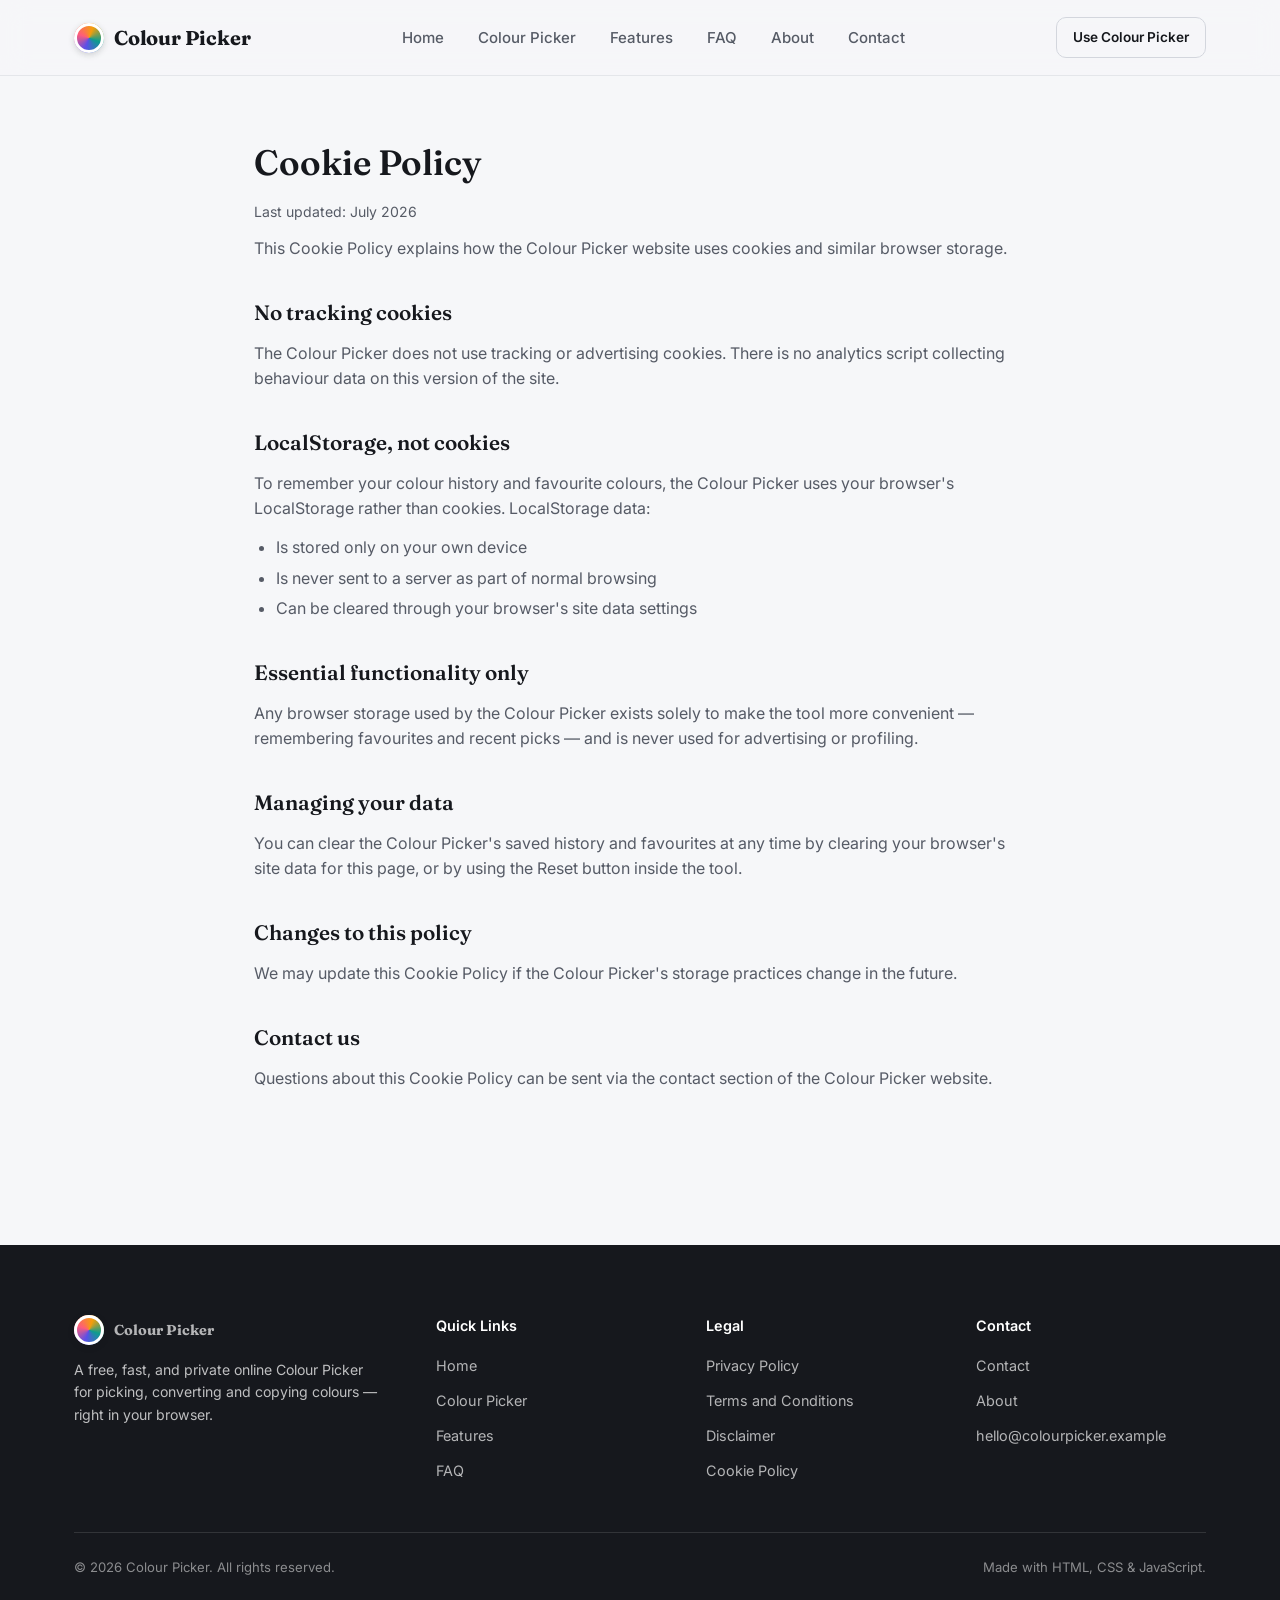
<file: cookie-policy.html>
<!DOCTYPE html>
<html lang="en">
<head>
<meta charset="UTF-8">
<meta name="viewport" content="width=device-width, initial-scale=1.0">
<title>Cookie Policy | Colour Picker</title>
<meta name="description" content="Read the Cookie Policy for the Colour Picker tool, including how LocalStorage is used instead of tracking cookies.">
<meta name="author" content="Colour Picker">
<meta name="publisher" content="Colour Picker">
<meta name="robots" content="index, follow">
<link rel="canonical" href="https://colourpicker.uk.com/cookie-policy.html">
<link rel="icon" href="assets/icons/favicon.svg" type="image/svg+xml">
<link rel="stylesheet" href="style.css?v=2">
</head>
<body>
<div class="scroll-progress" id="scroll-progress"></div>
<header class="site-header">
  <div class="container header-inner">
    <a href="index.html" class="logo" aria-label="Colour Picker home">
      <span class="logo-mark" aria-hidden="true"></span>
      Colour Picker
    </a>
    <nav class="main-nav" id="main-nav" aria-label="Primary">
      <ul>
        <li><a href="index.html#top">Home</a></li>
        <li><a href="index.html#tool">Colour Picker</a></li>
        <li><a href="index.html#features">Features</a></li>
        <li><a href="index.html#faq">FAQ</a></li>
        <li><a href="index.html#about">About</a></li>
        <li><a href="index.html#contact">Contact</a></li>
      </ul>
    </nav>
    <div class="header-cta">
      <a href="index.html#tool" class="btn btn-ghost btn-sm">Use Colour Picker</a>
      <button class="nav-toggle" id="nav-toggle" aria-label="Toggle menu" aria-expanded="false"><span></span></button>
    </div>
  </div>
</header>

<main class="legal-page">
  <div class="container">
    <h1>Cookie Policy</h1>
    <p class="legal-updated">Last updated: July 2026</p>

    <p>This Cookie Policy explains how the Colour Picker website uses cookies and similar browser storage.</p>

    <h2>No tracking cookies</h2>
    <p>The Colour Picker does not use tracking or advertising cookies. There is no analytics script collecting behaviour data on this version of the site.</p>

    <h2>LocalStorage, not cookies</h2>
    <p>To remember your colour history and favourite colours, the Colour Picker uses your browser's LocalStorage rather than cookies. LocalStorage data:</p>
    <ul>
      <li>Is stored only on your own device</li>
      <li>Is never sent to a server as part of normal browsing</li>
      <li>Can be cleared through your browser's site data settings</li>
    </ul>

    <h2>Essential functionality only</h2>
    <p>Any browser storage used by the Colour Picker exists solely to make the tool more convenient — remembering favourites and recent picks — and is never used for advertising or profiling.</p>

    <h2>Managing your data</h2>
    <p>You can clear the Colour Picker's saved history and favourites at any time by clearing your browser's site data for this page, or by using the Reset button inside the tool.</p>

    <h2>Changes to this policy</h2>
    <p>We may update this Cookie Policy if the Colour Picker's storage practices change in the future.</p>

    <h2>Contact us</h2>
    <p>Questions about this Cookie Policy can be sent via the <a href="index.html#contact">contact section</a> of the Colour Picker website.</p>
  </div>
</main>

<footer class="site-footer">
  <div class="container">
    <div class="footer-grid">
      <div class="footer-col">
        <a href="index.html" class="footer-logo"><span class="logo-mark" aria-hidden="true"></span>Colour Picker</a>
        <p class="footer-desc">A free, fast, and private online Colour Picker for picking, converting and copying colours — right in your browser.</p>
      </div>
      <div class="footer-col">
        <h4>Quick Links</h4>
        <ul>
          <li><a href="index.html#top">Home</a></li>
          <li><a href="index.html#tool">Colour Picker</a></li>
          <li><a href="index.html#features">Features</a></li>
          <li><a href="index.html#faq">FAQ</a></li>
        </ul>
      </div>
      <div class="footer-col">
        <h4>Legal</h4>
        <ul>
          <li><a href="privacy-policy.html">Privacy Policy</a></li>
          <li><a href="terms-and-conditions.html">Terms and Conditions</a></li>
          <li><a href="disclaimer.html">Disclaimer</a></li>
          <li><a href="cookie-policy.html">Cookie Policy</a></li>
        </ul>
      </div>
      <div class="footer-col">
        <h4>Contact</h4>
        <ul>
          <li><a href="index.html#contact">Contact</a></li>
          <li><a href="index.html#about">About</a></li>
          <li><a href="mailto:hello@colourpicker.example">hello@colourpicker.example</a></li>
        </ul>
      </div>
    </div>
    <div class="footer-bottom">
      <span>© 2026 Colour Picker. All rights reserved.</span>
      <span>Made with HTML, CSS &amp; JavaScript.</span>
    </div>
  </div>
</footer>
<button class="back-to-top" id="back-to-top" aria-label="Back to top">↑</button>
<script src="script.js?v=2"></script>
</body>
</html>
</file>
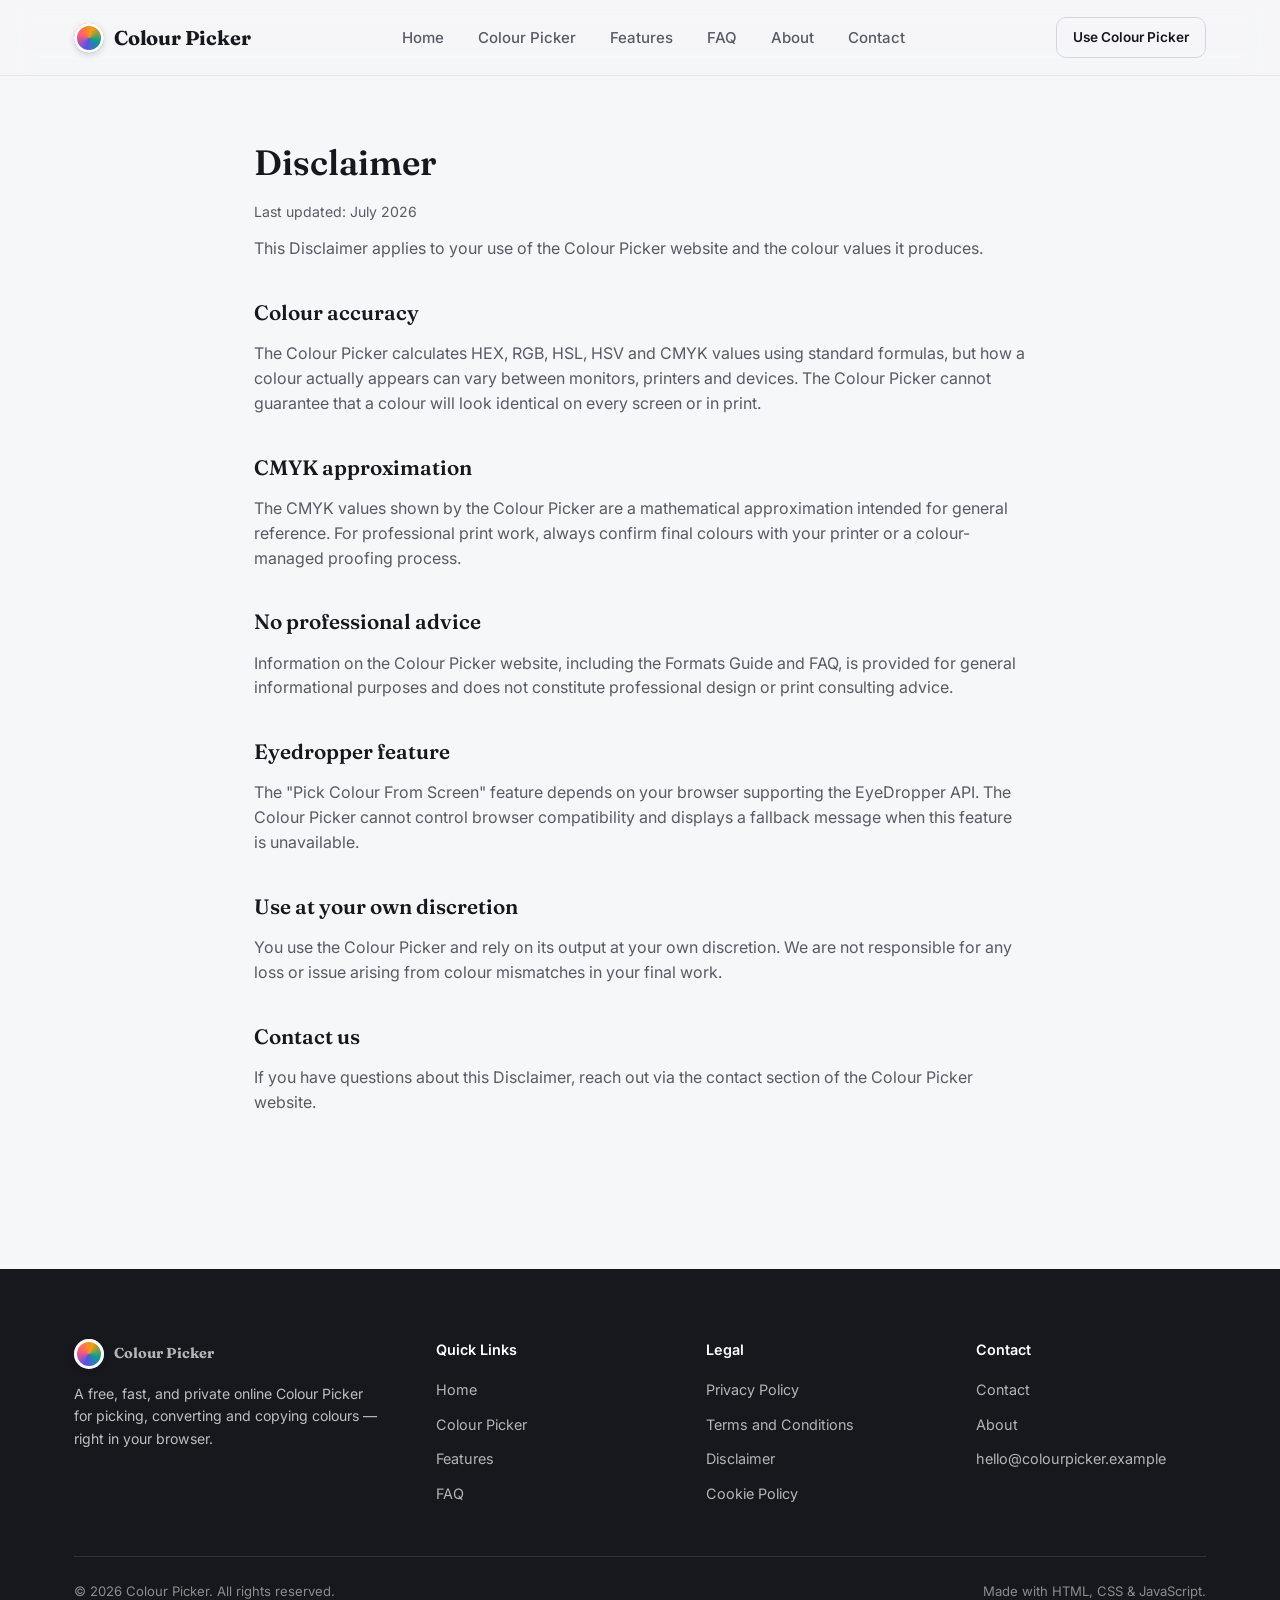
<file: disclaimer.html>
<!DOCTYPE html>
<html lang="en">
<head>
<meta charset="UTF-8">
<meta name="viewport" content="width=device-width, initial-scale=1.0">
<title>Disclaimer | Colour Picker</title>
<meta name="description" content="Read the Disclaimer for the Colour Picker tool, including notes on colour accuracy and display variation.">
<meta name="author" content="Colour Picker">
<meta name="publisher" content="Colour Picker">
<meta name="robots" content="index, follow">
<link rel="canonical" href="https://colourpicker.uk.com/disclaimer.html">
<link rel="icon" href="assets/icons/favicon.svg" type="image/svg+xml">
<link rel="stylesheet" href="style.css?v=2">
</head>
<body>
<div class="scroll-progress" id="scroll-progress"></div>
<header class="site-header">
  <div class="container header-inner">
    <a href="index.html" class="logo" aria-label="Colour Picker home">
      <span class="logo-mark" aria-hidden="true"></span>
      Colour Picker
    </a>
    <nav class="main-nav" id="main-nav" aria-label="Primary">
      <ul>
        <li><a href="index.html#top">Home</a></li>
        <li><a href="index.html#tool">Colour Picker</a></li>
        <li><a href="index.html#features">Features</a></li>
        <li><a href="index.html#faq">FAQ</a></li>
        <li><a href="index.html#about">About</a></li>
        <li><a href="index.html#contact">Contact</a></li>
      </ul>
    </nav>
    <div class="header-cta">
      <a href="index.html#tool" class="btn btn-ghost btn-sm">Use Colour Picker</a>
      <button class="nav-toggle" id="nav-toggle" aria-label="Toggle menu" aria-expanded="false"><span></span></button>
    </div>
  </div>
</header>

<main class="legal-page">
  <div class="container">
    <h1>Disclaimer</h1>
    <p class="legal-updated">Last updated: July 2026</p>

    <p>This Disclaimer applies to your use of the Colour Picker website and the colour values it produces.</p>

    <h2>Colour accuracy</h2>
    <p>The Colour Picker calculates HEX, RGB, HSL, HSV and CMYK values using standard formulas, but how a colour actually appears can vary between monitors, printers and devices. The Colour Picker cannot guarantee that a colour will look identical on every screen or in print.</p>

    <h2>CMYK approximation</h2>
    <p>The CMYK values shown by the Colour Picker are a mathematical approximation intended for general reference. For professional print work, always confirm final colours with your printer or a colour-managed proofing process.</p>

    <h2>No professional advice</h2>
    <p>Information on the Colour Picker website, including the Formats Guide and FAQ, is provided for general informational purposes and does not constitute professional design or print consulting advice.</p>

    <h2>Eyedropper feature</h2>
    <p>The "Pick Colour From Screen" feature depends on your browser supporting the EyeDropper API. The Colour Picker cannot control browser compatibility and displays a fallback message when this feature is unavailable.</p>

    <h2>Use at your own discretion</h2>
    <p>You use the Colour Picker and rely on its output at your own discretion. We are not responsible for any loss or issue arising from colour mismatches in your final work.</p>

    <h2>Contact us</h2>
    <p>If you have questions about this Disclaimer, reach out via the <a href="index.html#contact">contact section</a> of the Colour Picker website.</p>
  </div>
</main>

<footer class="site-footer">
  <div class="container">
    <div class="footer-grid">
      <div class="footer-col">
        <a href="index.html" class="footer-logo"><span class="logo-mark" aria-hidden="true"></span>Colour Picker</a>
        <p class="footer-desc">A free, fast, and private online Colour Picker for picking, converting and copying colours — right in your browser.</p>
      </div>
      <div class="footer-col">
        <h4>Quick Links</h4>
        <ul>
          <li><a href="index.html#top">Home</a></li>
          <li><a href="index.html#tool">Colour Picker</a></li>
          <li><a href="index.html#features">Features</a></li>
          <li><a href="index.html#faq">FAQ</a></li>
        </ul>
      </div>
      <div class="footer-col">
        <h4>Legal</h4>
        <ul>
          <li><a href="privacy-policy.html">Privacy Policy</a></li>
          <li><a href="terms-and-conditions.html">Terms and Conditions</a></li>
          <li><a href="disclaimer.html">Disclaimer</a></li>
          <li><a href="cookie-policy.html">Cookie Policy</a></li>
        </ul>
      </div>
      <div class="footer-col">
        <h4>Contact</h4>
        <ul>
          <li><a href="index.html#contact">Contact</a></li>
          <li><a href="index.html#about">About</a></li>
          <li><a href="mailto:hello@colourpicker.example">hello@colourpicker.example</a></li>
        </ul>
      </div>
    </div>
    <div class="footer-bottom">
      <span>© 2026 Colour Picker. All rights reserved.</span>
      <span>Made with HTML, CSS &amp; JavaScript.</span>
    </div>
  </div>
</footer>
<button class="back-to-top" id="back-to-top" aria-label="Back to top">↑</button>
<script src="script.js?v=2"></script>
</body>
</html>
</file>
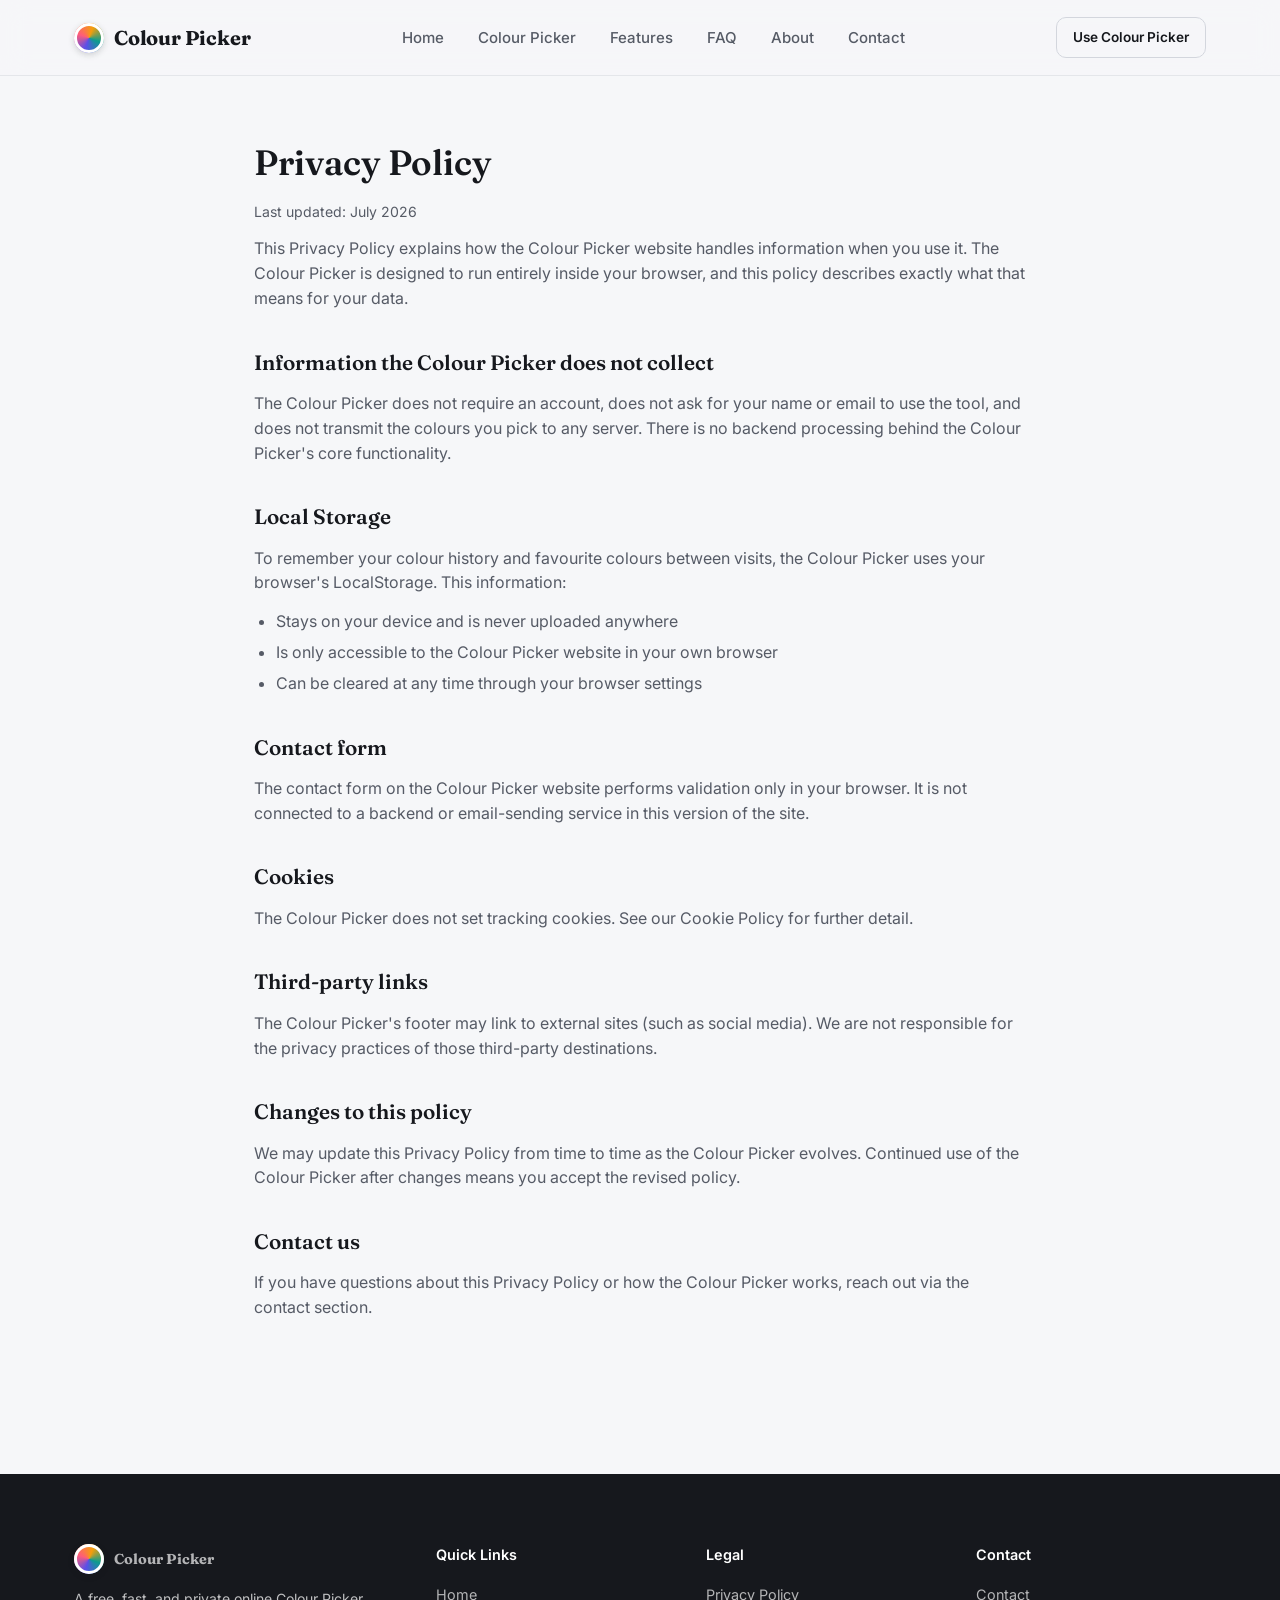
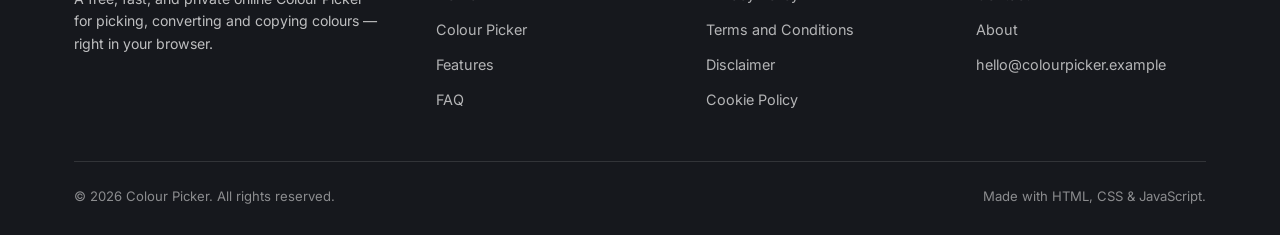
<file: privacy-policy.html>
<!DOCTYPE html>
<html lang="en">
<head>
<meta charset="UTF-8">
<meta name="viewport" content="width=device-width, initial-scale=1.0">
<title>Privacy Policy | Colour Picker</title>
<meta name="description" content="Read the Privacy Policy for the Colour Picker tool — how the Colour Picker handles your data, LocalStorage, and browser-only processing.">
<meta name="author" content="Colour Picker">
<meta name="publisher" content="Colour Picker">
<meta name="robots" content="index, follow">
<link rel="canonical" href="https://colourpicker.uk.com/privacy-policy.html">
<link rel="icon" href="assets/icons/favicon.svg" type="image/svg+xml">
<link rel="stylesheet" href="style.css?v=2">
</head>
<body>
<div class="scroll-progress" id="scroll-progress"></div>
<header class="site-header">
  <div class="container header-inner">
    <a href="index.html" class="logo" aria-label="Colour Picker home">
      <span class="logo-mark" aria-hidden="true"></span>
      Colour Picker
    </a>
    <nav class="main-nav" id="main-nav" aria-label="Primary">
      <ul>
        <li><a href="index.html#top">Home</a></li>
        <li><a href="index.html#tool">Colour Picker</a></li>
        <li><a href="index.html#features">Features</a></li>
        <li><a href="index.html#faq">FAQ</a></li>
        <li><a href="index.html#about">About</a></li>
        <li><a href="index.html#contact">Contact</a></li>
      </ul>
    </nav>
    <div class="header-cta">
      <a href="index.html#tool" class="btn btn-ghost btn-sm">Use Colour Picker</a>
      <button class="nav-toggle" id="nav-toggle" aria-label="Toggle menu" aria-expanded="false"><span></span></button>
    </div>
  </div>
</header>

<main class="legal-page">
  <div class="container">
    <h1>Privacy Policy</h1>
    <p class="legal-updated">Last updated: July 2026</p>

    <p>This Privacy Policy explains how the Colour Picker website handles information when you use it. The Colour Picker is designed to run entirely inside your browser, and this policy describes exactly what that means for your data.</p>

    <h2>Information the Colour Picker does not collect</h2>
    <p>The Colour Picker does not require an account, does not ask for your name or email to use the tool, and does not transmit the colours you pick to any server. There is no backend processing behind the Colour Picker's core functionality.</p>

    <h2>Local Storage</h2>
    <p>To remember your colour history and favourite colours between visits, the Colour Picker uses your browser's LocalStorage. This information:</p>
    <ul>
      <li>Stays on your device and is never uploaded anywhere</li>
      <li>Is only accessible to the Colour Picker website in your own browser</li>
      <li>Can be cleared at any time through your browser settings</li>
    </ul>

    <h2>Contact form</h2>
    <p>The contact form on the Colour Picker website performs validation only in your browser. It is not connected to a backend or email-sending service in this version of the site.</p>

    <h2>Cookies</h2>
    <p>The Colour Picker does not set tracking cookies. See our <a href="cookie-policy.html">Cookie Policy</a> for further detail.</p>

    <h2>Third-party links</h2>
    <p>The Colour Picker's footer may link to external sites (such as social media). We are not responsible for the privacy practices of those third-party destinations.</p>

    <h2>Changes to this policy</h2>
    <p>We may update this Privacy Policy from time to time as the Colour Picker evolves. Continued use of the Colour Picker after changes means you accept the revised policy.</p>

    <h2>Contact us</h2>
    <p>If you have questions about this Privacy Policy or how the Colour Picker works, reach out via the <a href="index.html#contact">contact section</a>.</p>
  </div>
</main>

<footer class="site-footer">
  <div class="container">
    <div class="footer-grid">
      <div class="footer-col">
        <a href="index.html" class="footer-logo"><span class="logo-mark" aria-hidden="true"></span>Colour Picker</a>
        <p class="footer-desc">A free, fast, and private online Colour Picker for picking, converting and copying colours — right in your browser.</p>
      </div>
      <div class="footer-col">
        <h4>Quick Links</h4>
        <ul>
          <li><a href="index.html#top">Home</a></li>
          <li><a href="index.html#tool">Colour Picker</a></li>
          <li><a href="index.html#features">Features</a></li>
          <li><a href="index.html#faq">FAQ</a></li>
        </ul>
      </div>
      <div class="footer-col">
        <h4>Legal</h4>
        <ul>
          <li><a href="privacy-policy.html">Privacy Policy</a></li>
          <li><a href="terms-and-conditions.html">Terms and Conditions</a></li>
          <li><a href="disclaimer.html">Disclaimer</a></li>
          <li><a href="cookie-policy.html">Cookie Policy</a></li>
        </ul>
      </div>
      <div class="footer-col">
        <h4>Contact</h4>
        <ul>
          <li><a href="index.html#contact">Contact</a></li>
          <li><a href="index.html#about">About</a></li>
          <li><a href="mailto:hello@colourpicker.example">hello@colourpicker.example</a></li>
        </ul>
      </div>
    </div>
    <div class="footer-bottom">
      <span>© 2026 Colour Picker. All rights reserved.</span>
      <span>Made with HTML, CSS &amp; JavaScript.</span>
    </div>
  </div>
</footer>
<button class="back-to-top" id="back-to-top" aria-label="Back to top">↑</button>
<script src="script.js?v=2"></script>
</body>
</html>
</file>
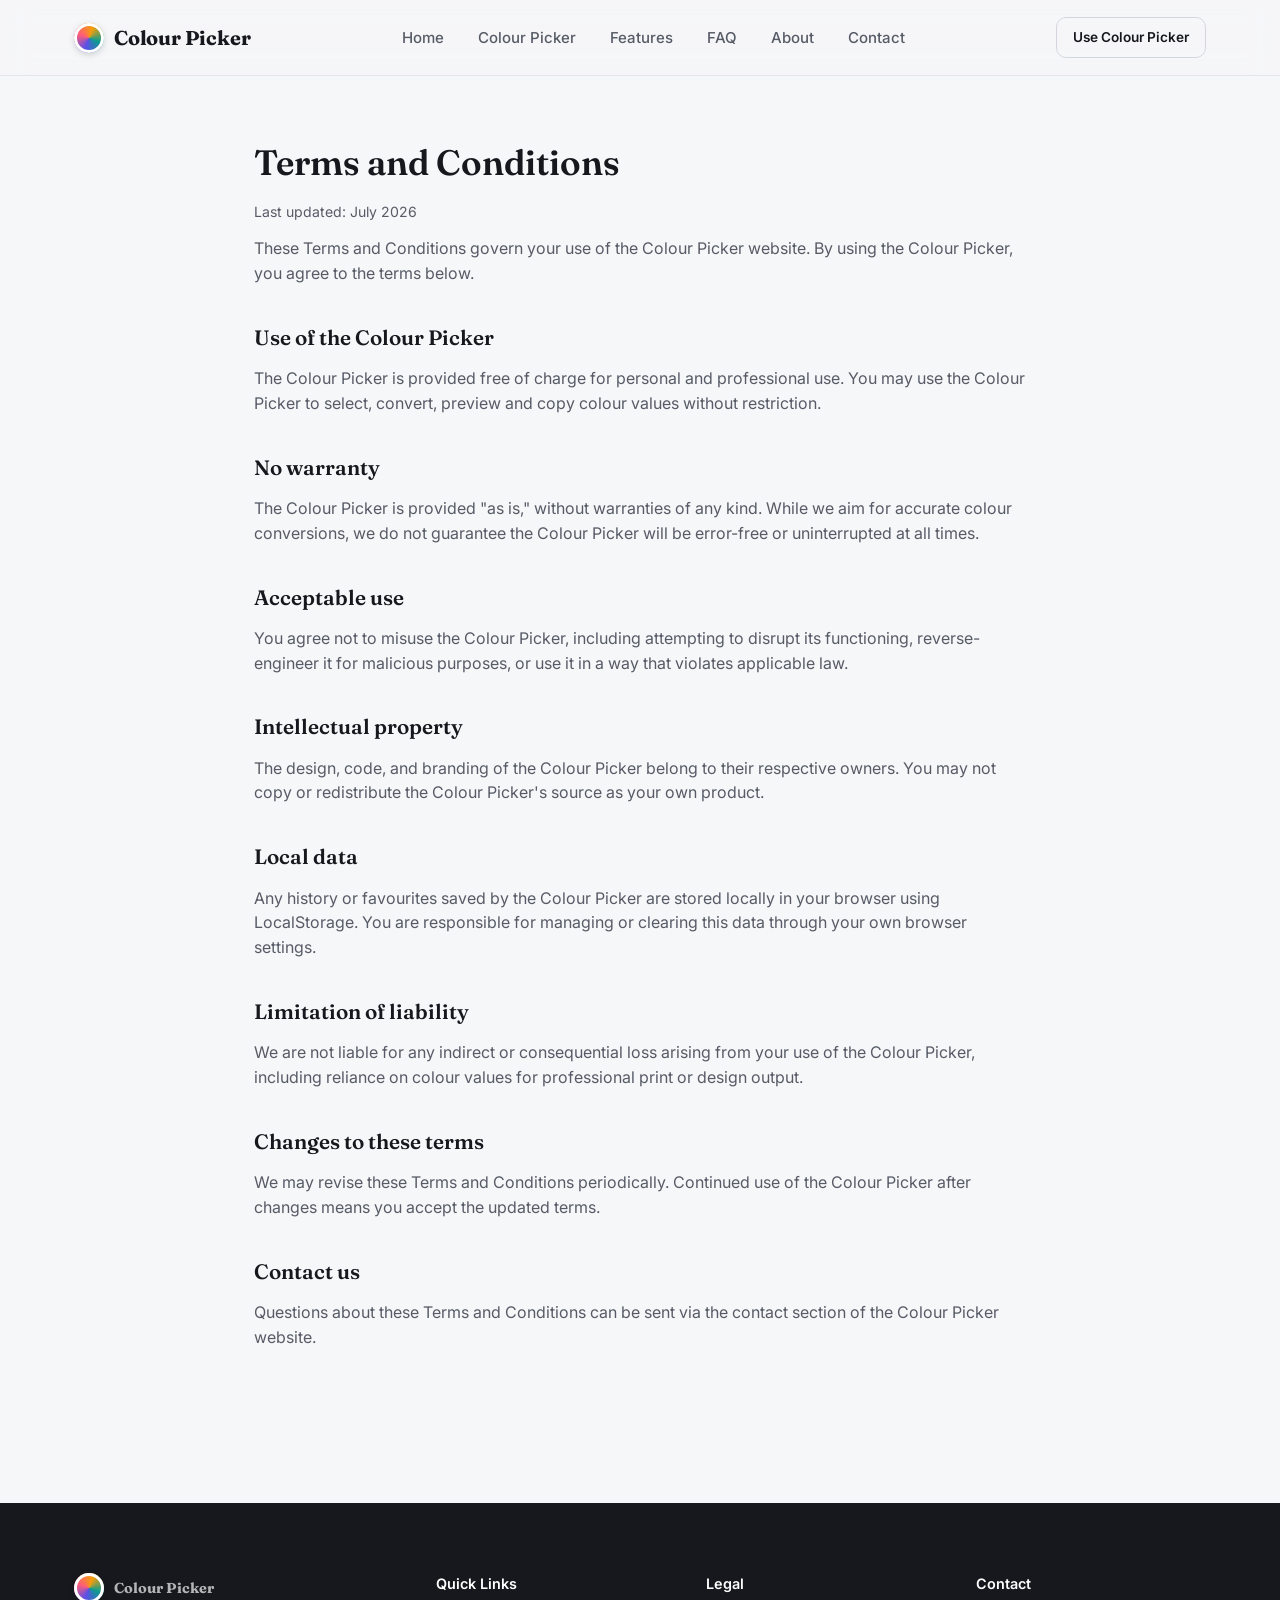
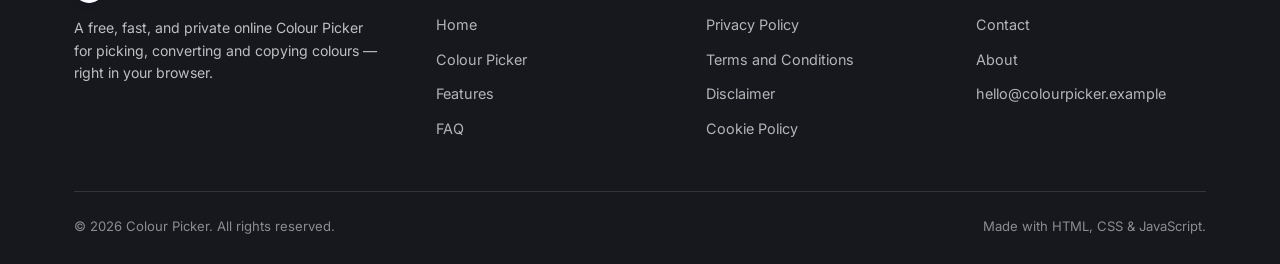
<file: terms-and-conditions.html>
<!DOCTYPE html>
<html lang="en">
<head>
<meta charset="UTF-8">
<meta name="viewport" content="width=device-width, initial-scale=1.0">
<title>Terms and Conditions | Colour Picker</title>
<meta name="description" content="Read the Terms and Conditions for using the Colour Picker — a free, browser-based tool for picking and converting colours.">
<meta name="author" content="Colour Picker">
<meta name="publisher" content="Colour Picker">
<meta name="robots" content="index, follow">
<link rel="canonical" href="https://colourpicker.uk.com/terms-and-conditions.html">
<link rel="icon" href="assets/icons/favicon.svg" type="image/svg+xml">
<link rel="stylesheet" href="style.css?v=2">
</head>
<body>
<div class="scroll-progress" id="scroll-progress"></div>
<header class="site-header">
  <div class="container header-inner">
    <a href="index.html" class="logo" aria-label="Colour Picker home">
      <span class="logo-mark" aria-hidden="true"></span>
      Colour Picker
    </a>
    <nav class="main-nav" id="main-nav" aria-label="Primary">
      <ul>
        <li><a href="index.html#top">Home</a></li>
        <li><a href="index.html#tool">Colour Picker</a></li>
        <li><a href="index.html#features">Features</a></li>
        <li><a href="index.html#faq">FAQ</a></li>
        <li><a href="index.html#about">About</a></li>
        <li><a href="index.html#contact">Contact</a></li>
      </ul>
    </nav>
    <div class="header-cta">
      <a href="index.html#tool" class="btn btn-ghost btn-sm">Use Colour Picker</a>
      <button class="nav-toggle" id="nav-toggle" aria-label="Toggle menu" aria-expanded="false"><span></span></button>
    </div>
  </div>
</header>

<main class="legal-page">
  <div class="container">
    <h1>Terms and Conditions</h1>
    <p class="legal-updated">Last updated: July 2026</p>

    <p>These Terms and Conditions govern your use of the Colour Picker website. By using the Colour Picker, you agree to the terms below.</p>

    <h2>Use of the Colour Picker</h2>
    <p>The Colour Picker is provided free of charge for personal and professional use. You may use the Colour Picker to select, convert, preview and copy colour values without restriction.</p>

    <h2>No warranty</h2>
    <p>The Colour Picker is provided "as is," without warranties of any kind. While we aim for accurate colour conversions, we do not guarantee the Colour Picker will be error-free or uninterrupted at all times.</p>

    <h2>Acceptable use</h2>
    <p>You agree not to misuse the Colour Picker, including attempting to disrupt its functioning, reverse-engineer it for malicious purposes, or use it in a way that violates applicable law.</p>

    <h2>Intellectual property</h2>
    <p>The design, code, and branding of the Colour Picker belong to their respective owners. You may not copy or redistribute the Colour Picker's source as your own product.</p>

    <h2>Local data</h2>
    <p>Any history or favourites saved by the Colour Picker are stored locally in your browser using LocalStorage. You are responsible for managing or clearing this data through your own browser settings.</p>

    <h2>Limitation of liability</h2>
    <p>We are not liable for any indirect or consequential loss arising from your use of the Colour Picker, including reliance on colour values for professional print or design output.</p>

    <h2>Changes to these terms</h2>
    <p>We may revise these Terms and Conditions periodically. Continued use of the Colour Picker after changes means you accept the updated terms.</p>

    <h2>Contact us</h2>
    <p>Questions about these Terms and Conditions can be sent via the <a href="index.html#contact">contact section</a> of the Colour Picker website.</p>
  </div>
</main>

<footer class="site-footer">
  <div class="container">
    <div class="footer-grid">
      <div class="footer-col">
        <a href="index.html" class="footer-logo"><span class="logo-mark" aria-hidden="true"></span>Colour Picker</a>
        <p class="footer-desc">A free, fast, and private online Colour Picker for picking, converting and copying colours — right in your browser.</p>
      </div>
      <div class="footer-col">
        <h4>Quick Links</h4>
        <ul>
          <li><a href="index.html#top">Home</a></li>
          <li><a href="index.html#tool">Colour Picker</a></li>
          <li><a href="index.html#features">Features</a></li>
          <li><a href="index.html#faq">FAQ</a></li>
        </ul>
      </div>
      <div class="footer-col">
        <h4>Legal</h4>
        <ul>
          <li><a href="privacy-policy.html">Privacy Policy</a></li>
          <li><a href="terms-and-conditions.html">Terms and Conditions</a></li>
          <li><a href="disclaimer.html">Disclaimer</a></li>
          <li><a href="cookie-policy.html">Cookie Policy</a></li>
        </ul>
      </div>
      <div class="footer-col">
        <h4>Contact</h4>
        <ul>
          <li><a href="index.html#contact">Contact</a></li>
          <li><a href="index.html#about">About</a></li>
          <li><a href="mailto:hello@colourpicker.example">hello@colourpicker.example</a></li>
        </ul>
      </div>
    </div>
    <div class="footer-bottom">
      <span>© 2026 Colour Picker. All rights reserved.</span>
      <span>Made with HTML, CSS &amp; JavaScript.</span>
    </div>
  </div>
</footer>
<button class="back-to-top" id="back-to-top" aria-label="Back to top">↑</button>
<script src="script.js?v=2"></script>
</body>
</html>
</file>
<file: style.css>
/* ==========================================================================
   Colour Picker — Stylesheet
   Tokens: paper-cool bg, ink text, indigo-violet primary, coral signature ring
   ========================================================================== */

@import url('https://fonts.googleapis.com/css2?family=Fraunces:opsz,wght@9..144,400;9..144,500;9..144,600;9..144,700&family=Inter:wght@400;500;600;700;800&family=JetBrains+Mono:wght@400;500;600&display=swap');

:root{
  /* Colour tokens */
  --bg: #F6F7F9;
  --surface: #FFFFFF;
  --surface-2: #F0F1F5;
  --ink: #16181D;
  --ink-soft: #565B66;
  --ink-faint: #8A8F9A;
  --border: #E4E6EA;
  --border-strong: #D3D6DD;

  --primary: #5B4FE8;
  --primary-dark: #4338CA;
  --primary-tint: #EEEDFD;
  --accent: #FF5C7A;
  --accent-tint: #FFE9EE;
  --teal: #0D9C8E;
  --success: #16A34A;
  --success-tint: #E7F7ED;
  --warn: #F59E0B;

  /* Type */
  --font-display: "Fraunces", ui-serif, Georgia, serif;
  --font-body: "Inter", -apple-system, BlinkMacSystemFont, "Segoe UI", sans-serif;
  --font-mono: "JetBrains Mono", ui-monospace, "SFMono-Regular", Menlo, monospace;

  /* Scale */
  --radius-sm: 10px;
  --radius-md: 16px;
  --radius-lg: 24px;
  --radius-full: 999px;

  --shadow-sm: 0 1px 2px rgba(22,24,29,0.06), 0 1px 1px rgba(22,24,29,0.04);
  --shadow-md: 0 8px 24px rgba(22,24,29,0.08), 0 2px 6px rgba(22,24,29,0.04);
  --shadow-lg: 0 24px 60px rgba(22,24,29,0.14), 0 8px 20px rgba(22,24,29,0.06);
  --shadow-glow: 0 0 0 1px rgba(91,79,232,0.10), 0 12px 32px rgba(91,79,232,0.18);

  --container: 1180px;
  --header-h: 76px;
}

/* ---------- Reset ---------- */
*, *::before, *::after{ box-sizing: border-box; }
html{ scroll-behavior: smooth; }
body{
  margin:0;
  font-family: var(--font-body);
  color: var(--ink);
  background: var(--bg);
  line-height: 1.55;
  -webkit-font-smoothing: antialiased;
}
img{ max-width:100%; display:block; }
a{ color: inherit; text-decoration: none; }
button{ font-family: inherit; cursor:pointer; }
ul{ margin:0; padding:0; list-style:none; }
h1,h2,h3,h4,p{ margin:0; }
input, textarea{ font-family: inherit; }

::selection{ background: var(--primary); color:#fff; }

:focus-visible{
  outline: 2.5px solid var(--primary);
  outline-offset: 2px;
  border-radius: 4px;
}

.container{
  max-width: var(--container);
  margin: 0 auto;
  padding: 0 24px;
}

.eyebrow{
  display:inline-flex;
  align-items:center;
  gap:8px;
  font-family: var(--font-mono);
  font-size: 0.72rem;
  letter-spacing: 0.12em;
  text-transform: uppercase;
  color: var(--primary-dark);
  background: var(--primary-tint);
  border-radius: var(--radius-full);
  padding: 6px 14px;
  font-weight: 600;
}

.section{
  padding: 88px 0;
}
.section-head{
  max-width: 640px;
  margin: 0 auto 48px;
  text-align:center;
}
.section-head h2{
  font-family: var(--font-display);
  font-size: clamp(1.8rem, 3.2vw, 2.6rem);
  font-weight: 600;
  letter-spacing: -0.01em;
  margin-top: 14px;
  line-height:1.15;
}
.section-head p{
  color: var(--ink-soft);
  margin-top: 14px;
  font-size: 1.05rem;
}
.section-alt{ background: var(--surface); }

.btn{
  display:inline-flex;
  align-items:center;
  justify-content:center;
  gap:8px;
  font-weight: 600;
  font-size: 0.98rem;
  padding: 14px 26px;
  border-radius: var(--radius-full);
  border: 1px solid transparent;
  transition: transform .18s ease, box-shadow .18s ease, background .18s ease;
  white-space: nowrap;
}
.btn:active{ transform: translateY(1px) scale(0.99); }
.btn-primary{
  background: var(--primary);
  color:#fff;
  box-shadow: var(--shadow-glow);
}
.btn-primary:hover{ background: var(--primary-dark); transform: translateY(-2px); }
.btn-ghost{
  background: transparent;
  border-color: var(--border-strong);
  color: var(--ink);
}
.btn-ghost:hover{ border-color: var(--primary); color: var(--primary-dark); background: var(--primary-tint); }
.btn-sm{ padding: 9px 16px; font-size: 0.85rem; border-radius: var(--radius-sm); }

/* ---------- Header ---------- */
.site-header{
  position: sticky;
  top:0;
  z-index: 500;
  height: var(--header-h);
  display:flex;
  align-items:center;
  background: rgba(246,247,249,0.78);
  backdrop-filter: blur(14px) saturate(160%);
  -webkit-backdrop-filter: blur(14px) saturate(160%);
  border-bottom: 1px solid var(--border);
}
.header-inner{
  display:flex;
  align-items:center;
  justify-content:space-between;
  width:100%;
}
.logo{
  display:flex;
  align-items:center;
  gap:10px;
  font-family: var(--font-display);
  font-weight: 700;
  font-size: 1.25rem;
  letter-spacing: -0.01em;
}
.logo-mark{
  width: 30px; height:30px;
  border-radius: 50%;
  background: conic-gradient(from 200deg, #5B4FE8, #FF5C7A, #F59E0B, #0D9C8E, #5B4FE8);
  box-shadow: inset 0 0 0 3px #fff, 0 2px 6px rgba(22,24,29,0.18);
}
.main-nav{ display:flex; }
.main-nav ul{ display:flex; gap: 6px; align-items:center; }
.main-nav a{
  padding: 9px 14px;
  border-radius: var(--radius-full);
  font-weight: 500;
  font-size: 0.94rem;
  color: var(--ink-soft);
  transition: background .16s ease, color .16s ease;
}
.main-nav a:hover, .main-nav a.active{ background: var(--surface-2); color: var(--ink); }
.header-cta{ display:flex; align-items:center; gap:10px; }

.nav-toggle{
  display:none;
  width: 44px; height:44px;
  border-radius: var(--radius-full);
  border:1px solid var(--border-strong);
  background: var(--surface);
  align-items:center; justify-content:center;
  position: relative;
}
.nav-toggle span, .nav-toggle span::before, .nav-toggle span::after{
  content:"";
  position:absolute;
  width:20px; height:2px;
  background: var(--ink);
  border-radius: 2px;
  transition: transform .25s ease, opacity .25s ease, top .25s ease;
}
.nav-toggle span{ top:50%; transform: translateY(-50%); }
.nav-toggle span::before{ top:-6px; left:0; }
.nav-toggle span::after{ top:6px; left:0; }
.nav-toggle.open span{ background: transparent; }
.nav-toggle.open span::before{ top:0; transform: rotate(45deg); }
.nav-toggle.open span::after{ top:0; transform: rotate(-45deg); }

/* ---------- Hero ---------- */
.hero{
  position: relative;
  overflow: hidden;
  padding: 72px 0 40px;
  background:
    radial-gradient(560px 420px at 82% 8%, rgba(91,79,232,0.14), transparent 60%),
    radial-gradient(480px 380px at 8% 90%, rgba(255,92,122,0.10), transparent 60%);
}
.hero-grid{
  display:grid;
  grid-template-columns: 1.05fr 0.95fr;
  gap: 48px;
  align-items:center;
}
.hero-copy .eyebrow{ margin-bottom: 22px; }
.hero-copy h1{
  font-family: var(--font-display);
  font-size: clamp(2.4rem, 4.6vw, 3.8rem);
  line-height: 1.06;
  letter-spacing: -0.015em;
  font-weight: 600;
}
.hero-copy h1 em{
  font-style: normal;
  background: linear-gradient(100deg, var(--primary), var(--accent) 70%);
  -webkit-background-clip: text;
  background-clip: text;
  color: transparent;
}
.hero-copy p{
  margin-top: 22px;
  font-size: 1.14rem;
  color: var(--ink-soft);
  max-width: 46ch;
}
.hero-actions{ display:flex; gap:14px; margin-top: 34px; flex-wrap: wrap; }
.hero-meta{
  display:flex;
  gap: 28px;
  margin-top: 40px;
  flex-wrap: wrap;
}
.hero-meta div{ display:flex; flex-direction:column; gap:2px; }
.hero-meta strong{ font-family: var(--font-mono); font-size:1.15rem; }
.hero-meta span{ font-size:0.82rem; color: var(--ink-faint); }

/* Hero visual: the colour ring — signature element */
.hero-visual{
  position: relative;
  aspect-ratio: 1/1;
  display:flex;
  align-items:center;
  justify-content:center;
}
.ring{
  position:absolute;
  border-radius:50%;
  inset: 0;
  background: conic-gradient(from 0deg,
    #FF5C7A, #F59E0B, #E7D91A, #4ADE80, #0D9C8E, #38BDF8, #5B4FE8, #C084FC, #FF5C7A);
  filter: blur(0.2px);
  animation: spin 34s linear infinite;
  -webkit-mask: radial-gradient(circle, transparent 62%, #000 63%);
  mask: radial-gradient(circle, transparent 62%, #000 63%);
}
.ring.ring-2{
  inset: 11%;
  animation: spin-rev 22s linear infinite;
  opacity: 0.55;
  -webkit-mask: radial-gradient(circle, transparent 58%, #000 59%);
  mask: radial-gradient(circle, transparent 58%, #000 59%);
}
@keyframes spin{ to{ transform: rotate(360deg); } }
@keyframes spin-rev{ to{ transform: rotate(-360deg); } }

.hero-chip{
  position: relative;
  z-index:2;
  width: 58%;
  background: rgba(255,255,255,0.72);
  backdrop-filter: blur(18px) saturate(180%);
  -webkit-backdrop-filter: blur(18px) saturate(180%);
  border: 1px solid rgba(255,255,255,0.6);
  border-radius: var(--radius-lg);
  box-shadow: var(--shadow-lg);
  padding: 22px;
  text-align:center;
}
.hero-chip-swatch{
  width:100%;
  height: 84px;
  border-radius: var(--radius-md);
  margin-bottom: 14px;
  transition: background .5s ease;
  box-shadow: inset 0 0 0 1px rgba(0,0,0,0.06);
}
.hero-chip code{
  display:block;
  font-family: var(--font-mono);
  font-weight: 600;
  font-size: 1.3rem;
  letter-spacing: 0.02em;
}
.hero-chip span{
  display:block;
  margin-top:4px;
  font-size: 0.78rem;
  color: var(--ink-faint);
}

@media (prefers-reduced-motion: reduce){
  .ring, .ring-2{ animation: none; }
}

/* ---------- Tool ---------- */
.tool-section{ padding-top: 40px; }
.tool-shell{
  display:grid;
  grid-template-columns: 1.15fr 0.85fr;
  gap: 28px;
}
.card{
  background: var(--surface);
  border: 1px solid var(--border);
  border-radius: var(--radius-lg);
  box-shadow: var(--shadow-sm);
}
.tool-main{ padding: 28px; }
.tool-side{ display:flex; flex-direction:column; gap: 20px; }

.preview-panel{
  border-radius: var(--radius-md);
  height: 220px;
  position: relative;
  overflow:hidden;
  transition: background .35s ease;
  box-shadow: inset 0 0 0 1px rgba(0,0,0,0.06);
  background-image:
    linear-gradient(45deg, #eee 25%, transparent 25%),
    linear-gradient(-45deg, #eee 25%, transparent 25%),
    linear-gradient(45deg, transparent 75%, #eee 75%),
    linear-gradient(-45deg, transparent 75%, #eee 75%);
  background-size: 20px 20px;
  background-position: 0 0, 0 10px, 10px -10px, -10px 0;
}
.preview-fill{
  position:absolute; inset:0;
  transition: background .35s ease;
}
.preview-contrast{
  position:absolute;
  bottom:14px; left:14px;
  display:flex;
  gap:8px;
  font-family: var(--font-mono);
  font-size: 0.78rem;
}
.pill{
  padding: 5px 11px;
  border-radius: var(--radius-full);
  background: rgba(255,255,255,0.85);
  backdrop-filter: blur(6px);
  font-weight:600;
}

.picker-row{
  display:flex;
  align-items:center;
  gap: 16px;
  margin-top: 20px;
  flex-wrap: wrap;
}
input[type="color"]{
  -webkit-appearance:none;
  appearance:none;
  width: 58px; height:58px;
  border:none;
  border-radius: var(--radius-md);
  padding:0;
  background:none;
  cursor:pointer;
  box-shadow: 0 0 0 1px var(--border), var(--shadow-sm);
}
input[type="color"]::-webkit-color-swatch-wrapper{ padding:0; border-radius: var(--radius-md); }
input[type="color"]::-webkit-color-swatch{ border:none; border-radius: var(--radius-md); }

.hex-field{
  display:flex;
  align-items:center;
  gap:8px;
  background: var(--surface-2);
  border: 1px solid var(--border);
  border-radius: var(--radius-sm);
  padding: 10px 14px;
  flex:1;
  min-width: 180px;
}
.hex-field span{ color: var(--ink-faint); font-family: var(--font-mono); }
.hex-field input{
  border:none; background:transparent; outline:none;
  font-family: var(--font-mono); font-size: 1.05rem; font-weight:600;
  width:100%;
  color: var(--ink);
  text-transform: uppercase;
}

.action-row{ display:flex; gap:10px; margin-top:16px; flex-wrap:wrap; }

.rgb-fields{ display:grid; grid-template-columns: repeat(3,1fr); gap:10px; margin-top:20px; }
.rgb-fields label{ display:flex; flex-direction:column; gap:6px; font-size:0.78rem; color:var(--ink-faint); font-weight:600; }
.rgb-fields input[type="number"]{
  border:1px solid var(--border); border-radius: var(--radius-sm);
  padding: 9px 10px; font-family: var(--font-mono); font-size:0.95rem;
  background: var(--surface-2);
}

.slider-group{ margin-top: 22px; display:flex; flex-direction:column; gap:16px; }
.slider-row{ display:flex; flex-direction:column; gap:6px; }
.slider-label{ display:flex; justify-content:space-between; font-size:0.82rem; color:var(--ink-soft); font-weight:600; }
.slider-label span:last-child{ font-family: var(--font-mono); color: var(--ink); }
input[type="range"]{
  -webkit-appearance:none; appearance:none;
  width:100%; height:8px;
  border-radius: var(--radius-full);
  outline:none;
}
input[type="range"]::-webkit-slider-thumb{
  -webkit-appearance:none;
  width:20px; height:20px; border-radius:50%;
  background:#fff; box-shadow: 0 0 0 2px var(--primary), var(--shadow-sm);
  cursor:pointer; margin-top:-6px;
}
input[type="range"]::-moz-range-thumb{
  width:20px; height:20px; border-radius:50%;
  background:#fff; box-shadow: 0 0 0 2px var(--primary), var(--shadow-sm);
  cursor:pointer; border:none;
}
#slider-r{ background: linear-gradient(90deg,#000,#f00); }
#slider-g{ background: linear-gradient(90deg,#000,#0f0); }
#slider-b{ background: linear-gradient(90deg,#000,#00f); }
#slider-a{ background: linear-gradient(90deg, transparent, #16181D);
  background-image:
    linear-gradient(90deg, transparent, #16181D),
    linear-gradient(45deg, #eee 25%, transparent 25%),
    linear-gradient(-45deg, #eee 25%, transparent 25%);
  background-size: 100% 100%, 10px 10px, 10px 10px;
}

.format-list{ display:flex; flex-direction:column; gap:10px; margin-top:18px; }
.format-row{
  display:flex; align-items:center; justify-content:space-between;
  padding: 11px 14px;
  background: var(--surface-2);
  border-radius: var(--radius-sm);
  border: 1px solid var(--border);
}
.format-row .label{ font-size:0.72rem; text-transform:uppercase; letter-spacing:0.06em; color: var(--ink-faint); font-weight:700; }
.format-row .value{ font-family: var(--font-mono); font-size:0.95rem; font-weight:600; }
.format-row .value-wrap{ display:flex; align-items:center; gap:10px; }
.icon-btn{
  width:32px; height:32px;
  border-radius: var(--radius-sm);
  border:1px solid var(--border-strong);
  background: var(--surface);
  display:flex; align-items:center; justify-content:center;
  transition: background .15s ease, border-color .15s ease;
}
.icon-btn:hover{ background: var(--primary-tint); border-color: var(--primary); }

.side-block h3{
  font-family: var(--font-display);
  font-weight:600;
  font-size: 1.05rem;
  padding: 18px 20px 0;
}
.side-block-body{ padding: 14px 20px 20px; }

.swatch-grid{
  display:grid;
  grid-template-columns: repeat(auto-fill, minmax(34px, 1fr));
  gap: 8px;
}
.swatch{
  width:100%; aspect-ratio:1/1;
  border-radius: 8px;
  border: 1px solid rgba(0,0,0,0.08);
  cursor:pointer;
  transition: transform .15s ease, box-shadow .15s ease;
}
.swatch:hover{ transform: scale(1.1); box-shadow: var(--shadow-sm); }
.swatch-empty{ font-size:0.78rem; color: var(--ink-faint); grid-column: 1/-1; }

.fav-row{ display:flex; align-items:center; justify-content:space-between; }
.fav-row .btn{ margin-left:auto; }

.checkbox-row{ display:flex; align-items:center; gap:8px; margin-top: 6px; font-size:0.86rem; color:var(--ink-soft); }

/* scale groups: shades / tints / tones / gradients */
.scale-strip{
  display:grid;
  grid-template-columns: repeat(9, 1fr);
  border-radius: var(--radius-md);
  overflow:hidden;
  box-shadow: var(--shadow-sm);
}
.scale-swatch{
  aspect-ratio: 1/1.3;
  cursor:pointer;
  position:relative;
  transition: transform .15s ease;
}
.scale-swatch:hover{ transform: scale(1.04); z-index:2; box-shadow: var(--shadow-md); }
.scale-swatch small{
  position:absolute; bottom:6px; left:0; right:0;
  text-align:center;
  font-family: var(--font-mono);
  font-size: 0.62rem;
}

.gradient-preview{
  height: 160px;
  border-radius: var(--radius-md);
  margin-bottom: 16px;
  box-shadow: inset 0 0 0 1px rgba(0,0,0,0.06);
}
.gradient-controls{ display:flex; gap:10px; margin-bottom:14px; flex-wrap:wrap; }
.code-box{
  background: #14161B;
  color: #C8D3F5;
  font-family: var(--font-mono);
  font-size: 0.85rem;
  padding: 16px;
  border-radius: var(--radius-sm);
  overflow-x:auto;
  white-space: pre;
}

/* ---------- Popular colours ---------- */
.popular-grid{
  display:grid;
  grid-template-columns: repeat(6, 1fr);
  gap:16px;
}
.popular-card{
  border-radius: var(--radius-md);
  overflow:hidden;
  border:1px solid var(--border);
  background: var(--surface);
  cursor:pointer;
  transition: transform .18s ease, box-shadow .18s ease;
}
.popular-card:hover{ transform: translateY(-4px); box-shadow: var(--shadow-md); }
.popular-swatch{ height: 84px; }
.popular-label{ padding: 10px 12px; font-size:0.85rem; font-weight:600; display:flex; justify-content:space-between; }
.popular-label span{ font-family: var(--font-mono); color: var(--ink-faint); font-weight:500; font-size:0.76rem; }

/* ---------- Feature / advantage / step cards ---------- */
.grid-3{ display:grid; grid-template-columns: repeat(3,1fr); gap:24px; }
.grid-4{ display:grid; grid-template-columns: repeat(4,1fr); gap:20px; }
.feature-card{
  background: var(--surface);
  border:1px solid var(--border);
  border-radius: var(--radius-lg);
  padding: 28px;
  transition: transform .2s ease, box-shadow .2s ease;
}
.feature-card:hover{ transform: translateY(-5px); box-shadow: var(--shadow-md); }
.feature-icon{
  width:46px; height:46px;
  border-radius: var(--radius-sm);
  background: var(--primary-tint);
  color: var(--primary-dark);
  display:flex; align-items:center; justify-content:center;
  margin-bottom: 16px;
}
.feature-card h3{ font-family: var(--font-display); font-weight:600; font-size:1.12rem; margin-bottom:8px; }
.feature-card p{ color: var(--ink-soft); font-size:0.95rem; }

.steps-row{ display:grid; grid-template-columns: repeat(4,1fr); gap:20px; counter-reset: step; }
.step-card{ position:relative; padding: 30px 22px 24px; background:var(--surface); border:1px solid var(--border); border-radius: var(--radius-lg); }
.step-num{
  font-family: var(--font-mono);
  font-weight:700; font-size:0.85rem;
  color: var(--primary);
  background: var(--primary-tint);
  width:32px;height:32px;border-radius:50%;
  display:flex;align-items:center;justify-content:center;
  margin-bottom:14px;
}
.step-card h3{ font-family: var(--font-display); font-size:1.05rem; font-weight:600; margin-bottom:6px; }
.step-card p{ font-size:0.9rem; color:var(--ink-soft); }
.step-connector{
  display:none;
}

.advantage-card{ display:flex; gap:16px; padding: 22px; background: var(--surface); border:1px solid var(--border); border-radius: var(--radius-md); }
.advantage-card .feature-icon{ flex-shrink:0; margin-bottom:0; }
.advantage-card h3{ font-family: var(--font-display); font-size:1.02rem; font-weight:600; margin-bottom:6px; }
.advantage-card p{ font-size:0.9rem; color:var(--ink-soft); }

.compare-table{ width:100%; border-collapse:collapse; background:var(--surface); border-radius: var(--radius-lg); overflow:hidden; border:1px solid var(--border); }
.compare-table th, .compare-table td{ padding: 16px 20px; text-align:left; border-bottom:1px solid var(--border); font-size:0.94rem; }
.compare-table th{ font-family: var(--font-display); font-weight:600; background: var(--surface-2); }
.compare-table td:first-child, .compare-table th:first-child{ color: var(--ink-soft); }
.check-yes{ color: var(--success); font-weight:700; }
.check-no{ color: var(--ink-faint); }

/* ---------- FAQ ---------- */
.faq-list{ max-width: 800px; margin: 0 auto; display:flex; flex-direction:column; gap:12px; }
.faq-item{ background: var(--surface); border:1px solid var(--border); border-radius: var(--radius-md); overflow:hidden; }
.faq-q{
  width:100%; text-align:left;
  display:flex; align-items:center; justify-content:space-between;
  padding: 18px 22px;
  background:none; border:none;
  font-weight:600; font-size:1rem;
  color: var(--ink);
}
.faq-q .plus{ transition: transform .25s ease; color: var(--primary); font-size:1.3rem; flex-shrink:0; margin-left:16px; }
.faq-item.open .faq-q .plus{ transform: rotate(45deg); }
.faq-a{
  max-height:0;
  overflow:hidden;
  transition: max-height .3s ease, padding .3s ease;
  padding: 0 22px;
  color: var(--ink-soft);
  font-size:0.94rem;
}
.faq-item.open .faq-a{ padding: 0 22px 20px; }

/* ---------- Testimonials ---------- */
.testimonial-card{ background: var(--surface); border:1px solid var(--border); border-radius: var(--radius-lg); padding:26px; display:flex; flex-direction:column; gap:16px; }
.testimonial-stars{ color: var(--accent); letter-spacing:2px; }
.testimonial-quote{ font-size:0.98rem; color: var(--ink); }
.testimonial-person{ display:flex; align-items:center; gap:12px; margin-top:auto; }
.avatar{ width:40px;height:40px;border-radius:50%; display:flex;align-items:center;justify-content:center; color:#fff; font-weight:700; font-family: var(--font-display); }
.testimonial-person strong{ display:block; font-size:0.9rem; }
.testimonial-person span{ display:block; font-size:0.78rem; color:var(--ink-faint); }

/* ---------- Stats ---------- */
.stats-strip{ background: var(--ink); border-radius: var(--radius-lg); padding: 48px 40px; }
.stats-grid{ display:grid; grid-template-columns: repeat(4,1fr); gap:24px; text-align:center; }
.stat-num{ font-family: var(--font-display); font-size: clamp(2rem,4vw,2.8rem); font-weight:700; color:#fff; }
.stat-label{ color: rgba(255,255,255,0.6); font-size:0.88rem; margin-top:6px; }

/* ---------- CTA ---------- */
.cta-band{
  background: linear-gradient(120deg, var(--primary), #8B7CF6 60%, var(--accent));
  border-radius: var(--radius-lg);
  padding: 60px 40px;
  text-align:center;
  color:#fff;
  position:relative;
  overflow:hidden;
}
.cta-band h2{ font-family: var(--font-display); font-size: clamp(1.8rem,3.4vw,2.5rem); font-weight:600; }
.cta-band p{ margin-top:14px; opacity:0.92; max-width:52ch; margin-left:auto; margin-right:auto; }
.cta-band .btn-primary{ background:#fff; color: var(--primary-dark); box-shadow: var(--shadow-lg); margin-top:26px; }
.cta-band .btn-primary:hover{ background:#fff; color: var(--primary-dark); }

/* ---------- About / Contact ---------- */
.about-grid{ display:grid; grid-template-columns: 1fr 1fr; gap:48px; align-items:center; }
.about-copy p + p{ margin-top:14px; }
.about-copy p{ color: var(--ink-soft); }
.about-visual{ aspect-ratio: 4/3; border-radius: var(--radius-lg); background: conic-gradient(from 120deg, var(--primary-tint), var(--accent-tint), var(--primary-tint)); position:relative; overflow:hidden; display:flex; align-items:center; justify-content:center; }
.about-visual .ring{ inset: 8%; opacity:0.9; }

.contact-grid{ display:grid; grid-template-columns: 1fr 1fr; gap:48px; }
.contact-form{ display:flex; flex-direction:column; gap:16px; }
.form-field{ display:flex; flex-direction:column; gap:6px; }
.form-field label{ font-size:0.85rem; font-weight:600; }
.form-field input, .form-field textarea{
  border:1px solid var(--border); border-radius: var(--radius-sm);
  padding: 12px 14px; background: var(--surface-2); font-size:0.96rem;
}
.form-field textarea{ resize:vertical; min-height:120px; }
.form-error{ color:#DC2626; font-size:0.8rem; min-height:1.1em; }
.form-success{ background: var(--success-tint); color:#166534; padding:12px 16px; border-radius: var(--radius-sm); font-size:0.9rem; display:none; }
.form-success.show{ display:block; }
.contact-info{ display:flex; flex-direction:column; gap:20px; }
.contact-info-row{ display:flex; gap:14px; align-items:flex-start; }
.contact-info-row .feature-icon{ margin-bottom:0; }
.social-icons{ display:flex; gap:10px; margin-top:6px; }
.social-icons a{
  width:38px;height:38px;border-radius:50%;
  border:1px solid var(--border-strong);
  display:flex;align-items:center;justify-content:center;
  transition: background .15s ease, border-color .15s ease;
}
.social-icons a:hover{ background: var(--primary-tint); border-color: var(--primary); }

/* ---------- Toast ---------- */
.toast{
  position:fixed;
  bottom: 28px; left:50%;
  transform: translateX(-50%) translateY(20px);
  background: var(--ink); color:#fff;
  padding: 13px 22px;
  border-radius: var(--radius-full);
  font-size:0.9rem; font-weight:600;
  display:flex; align-items:center; gap:10px;
  box-shadow: var(--shadow-lg);
  opacity:0; pointer-events:none;
  transition: opacity .25s ease, transform .25s ease;
  z-index: 900;
}
.toast.show{ opacity:1; transform: translateX(-50%) translateY(0); pointer-events:auto; }
.toast-dot{ width:8px;height:8px;border-radius:50%; background: var(--success); }

/* ---------- Fullscreen preview ---------- */
.fullscreen-preview{
  position: fixed; inset:0; z-index:1000;
  display:none; align-items:center; justify-content:center;
  flex-direction: column;
  gap: 20px;
}
.fullscreen-preview.show{ display:flex; }
.fullscreen-preview .fp-code{
  font-family: var(--font-mono); font-size:1.4rem; font-weight:700;
  background: rgba(255,255,255,0.85); padding:10px 20px; border-radius: var(--radius-full);
}
.fullscreen-preview .fp-close{
  width:48px;height:48px;border-radius:50%;
  background: rgba(255,255,255,0.85);
  display:flex;align-items:center;justify-content:center;
  font-size:1.4rem;
  position:absolute; top:24px; right:24px;
}

/* ---------- Scroll helpers ---------- */
.scroll-progress{
  position:fixed; top:0; left:0; height:3px;
  background: linear-gradient(90deg, var(--primary), var(--accent));
  z-index: 1100;
  width:0%;
  transition: width .1s linear;
}
.back-to-top{
  position:fixed; bottom: 28px; right:28px;
  width:48px;height:48px;border-radius:50%;
  background: var(--ink); color:#fff;
  display:flex;align-items:center;justify-content:center;
  box-shadow: var(--shadow-md);
  opacity:0; pointer-events:none;
  transform: translateY(10px);
  transition: opacity .25s ease, transform .25s ease;
  z-index: 400;
}
.back-to-top.show{ opacity:1; pointer-events:auto; transform:translateY(0); }

.reveal{ opacity:0; transform: translateY(24px); transition: opacity .6s ease, transform .6s ease; }
.reveal.in{ opacity:1; transform: translateY(0); }

/* ---------- Footer ---------- */
.site-footer{ background: var(--ink); color: rgba(255,255,255,0.72); padding: 70px 0 28px; margin-top: 40px; }
.footer-grid{ display:grid; grid-template-columns: 1.4fr 1fr 1fr 1fr; gap: 40px; }
.footer-col h4{ color:#fff; font-size:0.9rem; margin-bottom:16px; font-weight:600; }
.footer-col ul{ display:flex; flex-direction:column; gap:10px; }
.footer-col a{ font-size:0.9rem; color: rgba(255,255,255,0.68); transition: color .15s ease; }
.footer-col a:hover{ color:#fff; }
.footer-logo{ display:flex; align-items:center; gap:10px; font-family: var(--font-display); font-weight:700; font-size:1.15rem; color:#fff; margin-bottom:14px; }
.footer-desc{ font-size:0.88rem; line-height:1.6; max-width:34ch; }
.footer-bottom{
  margin-top: 50px; padding-top:24px; border-top:1px solid rgba(255,255,255,0.12);
  display:flex; justify-content:space-between; align-items:center; font-size:0.82rem;
  color: rgba(255,255,255,0.5);
}

/* ---------- Legal pages ---------- */
.legal-page{ padding: 60px 0 100px; }
.legal-page .container{ max-width: 820px; }
.legal-page h1{ font-family: var(--font-display); font-size: 2.2rem; font-weight:600; margin-bottom: 10px; }
.legal-updated{ color: var(--ink-faint); font-size:0.88rem; margin-bottom: 40px; }
.legal-page h2{ font-family: var(--font-display); font-size:1.3rem; font-weight:600; margin-top:36px; margin-bottom:12px; }
.legal-page p{ color: var(--ink-soft); margin-bottom:14px; }
.legal-page ul{ margin: 0 0 14px 0; padding-left:22px; list-style: disc; color: var(--ink-soft); }
.legal-page li{ margin-bottom:6px; }

/* ==========================================================================
   Responsive
   ========================================================================== */
@media (max-width: 1080px){
  .grid-4{ grid-template-columns: repeat(2,1fr); }
  .popular-grid{ grid-template-columns: repeat(4,1fr); }
  .stats-grid{ grid-template-columns: repeat(2,1fr); gap:36px; }
}

@media (max-width: 960px){
  .main-nav{
    position: fixed; top: var(--header-h); right:0; bottom:0;
    width: min(320px, 80vw);
    background: var(--surface);
    border-left: 1px solid var(--border);
    transform: translateX(100%);
    transition: transform .3s ease;
    padding: 24px;
    box-shadow: var(--shadow-lg);
  }
  .main-nav.open{ transform: translateX(0); }
  .main-nav ul{ flex-direction:column; align-items:stretch; gap:4px; }
  .main-nav a{ padding: 13px 16px; }
  .nav-toggle{ display:flex; }
  .header-cta .btn-ghost{ display:none; }

  .hero-grid{ grid-template-columns: 1fr; }
  .hero-visual{ max-width: 340px; margin: 0 auto; }
  .about-grid, .contact-grid{ grid-template-columns: 1fr; }
  .tool-shell{ grid-template-columns: 1fr; }
  .grid-3, .steps-row{ grid-template-columns: repeat(2,1fr); }
  .popular-grid{ grid-template-columns: repeat(3,1fr); }
}

@media (max-width: 640px){
  .section{ padding: 60px 0; }
  .grid-3, .grid-4, .steps-row{ grid-template-columns: 1fr; }
  .popular-grid{ grid-template-columns: repeat(2,1fr); }
  .stats-grid{ grid-template-columns: 1fr 1fr; }
  .rgb-fields{ grid-template-columns: 1fr; }
  .scale-strip{ grid-template-columns: repeat(5,1fr); }
  .compare-table{ font-size:0.85rem; }
  .compare-table th, .compare-table td{ padding: 10px 12px; }
  .footer-grid{ grid-template-columns: 1fr 1fr; gap: 30px; }
  .footer-bottom{ flex-direction:column; gap:10px; text-align:center; }
  .about-visual{ order:-1; }
}

@media (max-width: 420px){
  .footer-grid{ grid-template-columns: 1fr; }
  .hero-actions{ flex-direction:column; align-items:stretch; }
  .scale-strip{ grid-template-columns: repeat(3,1fr); }
}
</file>
